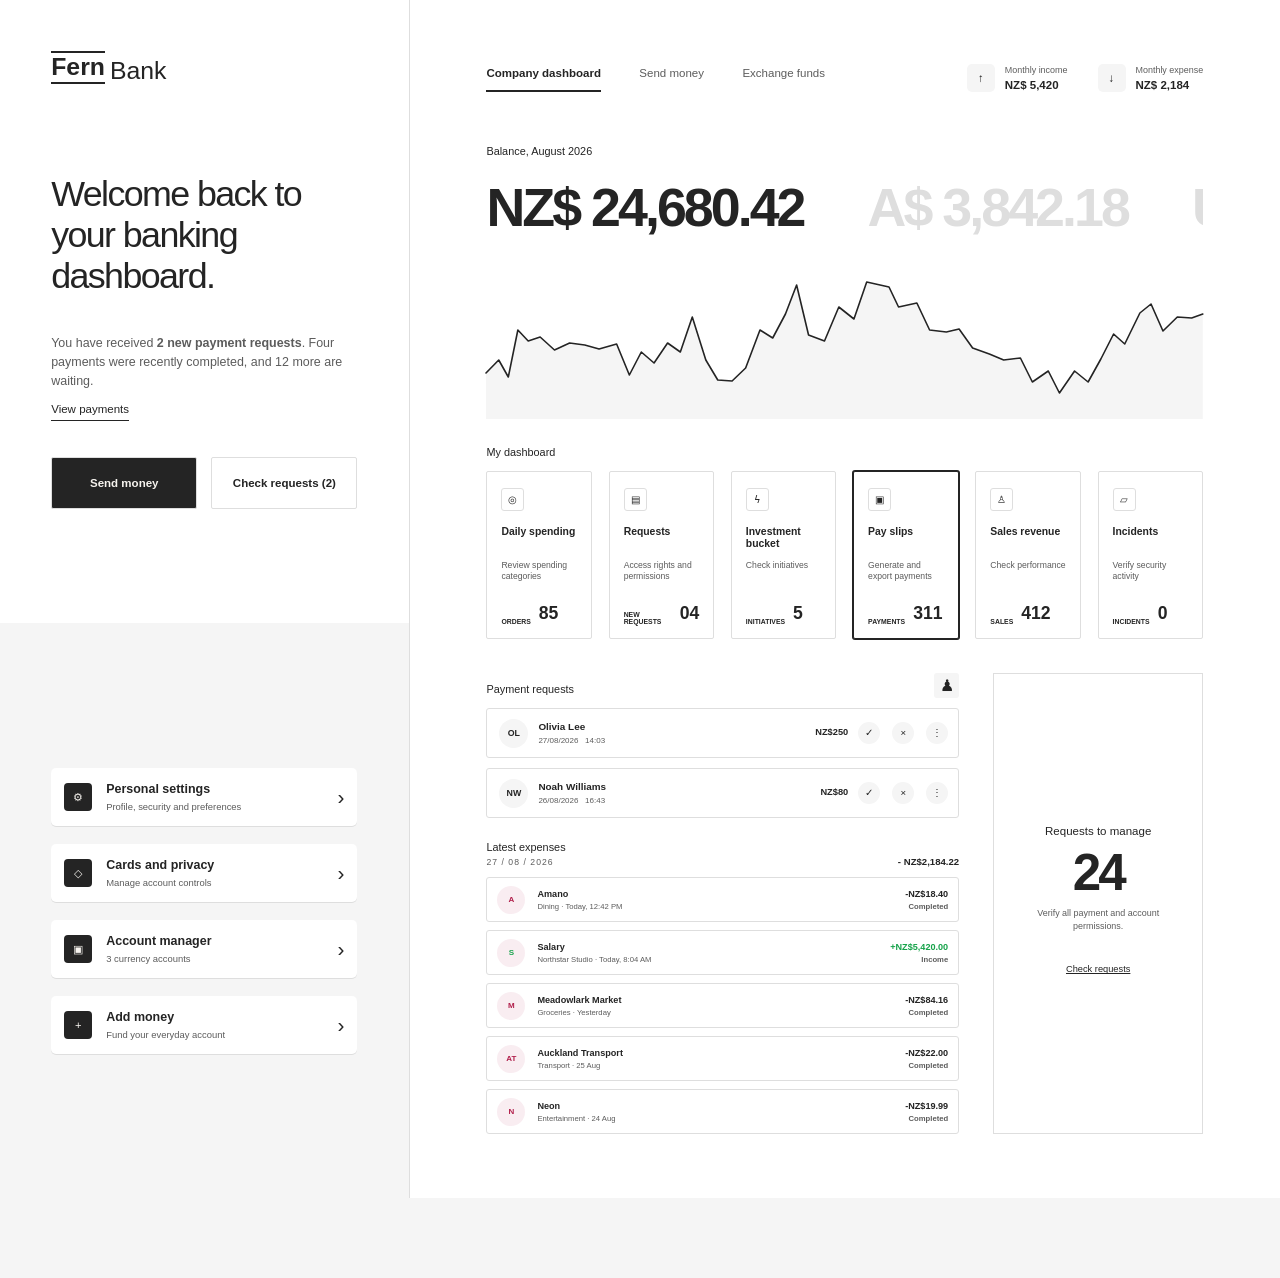
<file: website/index.html>
<!doctype html>
<html lang="en">
<head>
  <meta charset="utf-8">
  <meta name="viewport" content="width=device-width, initial-scale=1">
  <script>
    (() => {
      const param = new URLSearchParams(window.location.search).get("clawpilotTheme");
      const theme = param || (window.matchMedia("(prefers-color-scheme: dark)").matches ? "dark" : "light");
      document.documentElement.setAttribute("data-theme", theme);
    })();
  </script>
  <title>Fern Bank</title>
  <meta name="description" content="Fern Bank personal banking product exercise">
  <link rel="icon" href="data:image/svg+xml,%3Csvg xmlns='http://www.w3.org/2000/svg' viewBox='0 0 64 64'%3E%3Crect width='64' height='64' rx='16' fill='%23b11f4b'/%3E%3Cpath d='M16 49C18 26 30 14 50 11 47 32 36 45 16 49Z' fill='none' stroke='white' stroke-width='5'/%3E%3C/svg%3E">
  <link rel="stylesheet" href="css/styles.css">
  <link rel="stylesheet" href="css/responsive.css">
</head>
<body>
  <div class="app-shell">
    <aside class="sidebar" aria-label="Primary navigation">
      <a class="brand" href="#home" aria-label="Fern Bank home">
        <span class="brand-mark" aria-hidden="true">
          <svg viewBox="0 0 48 48"><path d="M11 38C13 20 23 10 38 8c-2 16-10 26-27 30Z"/><path d="M13 36c7-8 14-14 23-24"/><path d="M19 29h9M24 23v-7"/></svg>
        </span>
        <span>Fern Bank</span>
      </a>
      <nav class="primary-nav">
        <button class="nav-item is-active" data-view="home" type="button"><svg viewBox="0 0 24 24"><path d="M3 11 12 4l9 7v9H3Z"/><path d="M9 20v-6h6v6"/></svg><span>Home</span></button>
        <button class="nav-item" data-view="accounts" type="button"><svg viewBox="0 0 24 24"><rect x="3" y="6" width="18" height="13" rx="2"/><path d="M3 10h18M16 15h2"/></svg><span>Accounts</span></button>
        <button class="nav-item" data-view="payments" type="button"><svg viewBox="0 0 24 24"><path d="M5 12h14M14 7l5 5-5 5"/><path d="M10 5H5a2 2 0 0 0-2 2v10a2 2 0 0 0 2 2h5"/></svg><span>Payments</span></button>
        <button class="nav-item" data-view="cards" type="button"><svg viewBox="0 0 24 24"><rect x="3" y="5" width="18" height="14" rx="3"/><path d="M3 10h18"/></svg><span>Cards</span></button>
        <button class="nav-item" data-view="insights" type="button"><svg viewBox="0 0 24 24"><path d="M4 20V10M10 20V4M16 20v-7M22 20V8"/></svg><span>Insights</span></button>
      </nav>
      <nav class="secondary-nav" aria-label="Secondary navigation">
        <button class="nav-item" data-view="settings" type="button"><svg viewBox="0 0 24 24"><circle cx="12" cy="12" r="3"/><path d="M19 13.5v-3l-2-.6-.7-1.6 1-1.9-2.1-2.1-1.9 1-1.6-.7L10.5 3h-3l-.6 2-1.6.7-1.9-1-2.1 2.1 1 1.9-.7 1.6-2 .6v3l2 .6.7 1.6-1 1.9 2.1 2.1 1.9-1 1.6.7.6 2h3l.6-2 1.6-.7 1.9 1 2.1-2.1-1-1.9.7-1.6Z" transform="translate(2.5 0) scale(.79)"/></svg><span>Settings</span></button>
        <button class="nav-item" id="themeToggle" type="button"><svg viewBox="0 0 24 24"><path d="M20 15.2A8 8 0 0 1 8.8 4 8 8 0 1 0 20 15.2Z"/></svg><span>Appearance</span></button>
      </nav>
    </aside>

    <header class="mobile-header">
      <a class="brand" href="#home"><span class="brand-mark" aria-hidden="true">F</span><span>Fern Bank</span></a>
      <button class="icon-button" id="menuToggle" type="button" aria-label="Open navigation" aria-expanded="false"><svg viewBox="0 0 24 24"><path d="M4 7h16M4 12h16M4 17h16"/></svg></button>
    </header>

    <main class="workspace">
      <header class="topbar">
        <div><p class="eyebrow">PERSONAL BANKING</p><h1 id="pageTitle">Good afternoon, Maya</h1></div>
        <div class="topbar-actions">
          <button class="icon-button notification-button" id="notificationButton" type="button" aria-label="Notifications" aria-expanded="false"><svg viewBox="0 0 24 24"><path d="M18 9a6 6 0 0 0-12 0c0 7-3 7-3 7h18s-3 0-3-7M10 20h4"/></svg><span class="notification-dot" aria-hidden="true"></span></button>
          <button class="profile-button" data-view="settings" type="button" aria-label="Open profile settings"><span class="avatar">MK</span><span class="profile-copy"><strong>Maya King</strong><small>Personal plan</small></span></button>
        </div>
        <div class="notification-panel" id="notificationPanel" hidden>
          <div class="panel-heading"><strong>Notifications</strong><button class="text-button" id="markReadButton" type="button">Mark all read</button></div>
          <article><span class="activity-icon success">+</span><div><strong>Salary received</strong><p>NZ$5,420.00 from Northstar Studio</p></div></article>
          <article><span class="activity-icon">-</span><div><strong>Card payment</strong><p>NZ$18.40 at Amano, Auckland</p></div></article>
        </div>
      </header>

      <section class="view is-active" id="view-home" data-title="Company dashboard">
        <div class="reference-dashboard">
          <aside class="welcome-rail">
            <div class="welcome-top">
              <a class="reference-logo" href="#home" aria-label="Fern Bank dashboard"><span>Fern</span><strong>Bank</strong></a>
              <div class="welcome-copy">
                <h2>Welcome back to your banking dashboard.</h2>
                <p>You have received <strong>2 new payment requests</strong>. Four payments were recently completed, and 12 more are waiting.</p>
                <button class="underlined-button" id="requestButton" type="button">View payments</button>
              </div>
              <div class="welcome-actions">
                <button class="rail-primary" data-view="payments" type="button">Send money</button>
                <button class="rail-secondary" data-toast="Payment requests opened" type="button">Check requests (2)</button>
              </div>
            </div>
            <nav class="rail-menu" aria-label="Account shortcuts">
              <button data-view="settings" type="button"><span class="rail-icon">⚙</span><span><strong>Personal settings</strong><small>Profile, security and preferences</small></span><b>›</b></button>
              <button data-view="cards" type="button"><span class="rail-icon">◇</span><span><strong>Cards and privacy</strong><small>Manage account controls</small></span><b>›</b></button>
              <button data-view="accounts" type="button"><span class="rail-icon">▣</span><span><strong>Account manager</strong><small>3 currency accounts</small></span><b>›</b></button>
              <button id="addMoneyButton" type="button"><span class="rail-icon">+</span><span><strong>Add money</strong><small>Fund your everyday account</small></span><b>›</b></button>
            </nav>
          </aside>

          <section class="company-dashboard">
            <header class="dashboard-tabs">
              <div class="dashboard-links">
                <button class="is-active" type="button">Company dashboard</button>
                <button data-view="payments" type="button">Send money</button>
                <button data-view="accounts" type="button">Exchange funds</button>
              </div>
              <div class="dashboard-metrics">
                <article><span class="metric-arrow">↑</span><small>Monthly income</small><strong>NZ$ 5,420</strong></article>
                <article><span class="metric-arrow">↓</span><small>Monthly expense</small><strong>NZ$ 2,184</strong></article>
              </div>
            </header>

            <section class="balance-analytics">
              <p>Balance, August 2026</p>
              <div class="currency-balances">
                <span class="current-balance" id="balanceValue">NZ$ 24,680.42</span>
                <span>A$ 3,842.18</span>
                <span>US$ 1,520.44</span>
                <button class="bare-icon" id="balanceToggle" type="button" aria-label="Hide balance">◉</button>
              </div>
              <svg class="balance-chart" viewBox="0 0 900 150" preserveAspectRatio="none" aria-label="Balance trend from July to August">
                <path class="chart-fill" d="M0 104 L16 91 L28 108 L40 61 L53 72 L68 68 L86 81 L105 74 L124 76 L142 80 L164 75 L180 106 L195 83 L211 94 L228 74 L244 83 L259 48 L276 91 L291 111 L309 112 L326 99 L344 61 L360 69 L376 45 L390 16 L405 66 L425 72 L443 38 L462 50 L478 13 L506 18 L518 38 L541 34 L557 61 L578 63 L594 60 L611 79 L632 85 L650 91 L671 89 L686 113 L706 102 L720 124 L739 102 L756 113 L772 90 L788 65 L802 75 L821 44 L835 35 L850 62 L868 48 L886 49 L900 45 L900 150 L0 150 Z"/>
                <path class="chart-line" d="M0 104 L16 91 L28 108 L40 61 L53 72 L68 68 L86 81 L105 74 L124 76 L142 80 L164 75 L180 106 L195 83 L211 94 L228 74 L244 83 L259 48 L276 91 L291 111 L309 112 L326 99 L344 61 L360 69 L376 45 L390 16 L405 66 L425 72 L443 38 L462 50 L478 13 L506 18 L518 38 L541 34 L557 61 L578 63 L594 60 L611 79 L632 85 L650 91 L671 89 L686 113 L706 102 L720 124 L739 102 L756 113 L772 90 L788 65 L802 75 L821 44 L835 35 L850 62 L868 48 L886 49 L900 45"/>
              </svg>
            </section>

            <section class="dashboard-modules">
              <p class="dashboard-label">My dashboard</p>
              <div class="module-grid">
                <button data-view="accounts" type="button"><span class="module-icon">◎</span><strong>Daily spending</strong><small>Review spending categories</small><span class="module-total"><small>ORDERS</small><b>85</b></span></button>
                <button data-toast="Payment requests opened" type="button"><span class="module-icon">▤</span><strong>Requests</strong><small>Access rights and permissions</small><span class="module-total"><small>NEW REQUESTS</small><b>04</b></span></button>
                <button data-view="insights" type="button"><span class="module-icon">ϟ</span><strong>Investment bucket</strong><small>Check initiatives</small><span class="module-total"><small>INITIATIVES</small><b>5</b></span></button>
                <button class="is-selected" data-view="payments" type="button"><span class="module-icon">▣</span><strong>Pay slips</strong><small>Generate and export payments</small><span class="module-total"><small>PAYMENTS</small><b>311</b></span></button>
                <button data-view="insights" type="button"><span class="module-icon">♙</span><strong>Sales revenue</strong><small>Check performance</small><span class="module-total"><small>SALES</small><b>412</b></span></button>
                <button data-view="settings" type="button"><span class="module-icon">▱</span><strong>Incidents</strong><small>Verify security activity</small><span class="module-total"><small>INCIDENTS</small><b>0</b></span></button>
              </div>
            </section>

            <div class="operations-grid">
              <div>
                <section class="employee-requests">
                  <div class="ops-heading"><p>Payment requests</p><button class="small-square" type="button" aria-label="Request notifications">♟</button></div>
                  <article><span class="avatar-photo">OL</span><span><strong>Olivia Lee</strong><small>27/08/2026 &nbsp; 14:03</small></span><b>NZ$250</b><button data-toast="Request approved" type="button">✓</button><button data-toast="Request declined" type="button">×</button><button type="button" aria-label="More actions">⋮</button></article>
                  <article><span class="avatar-photo">NW</span><span><strong>Noah Williams</strong><small>26/08/2026 &nbsp; 16:43</small></span><b>NZ$80</b><button data-toast="Request approved" type="button">✓</button><button data-toast="Request declined" type="button">×</button><button type="button" aria-label="More actions">⋮</button></article>
                </section>
                <section class="latest-expenses">
                  <div class="ops-heading"><span><p>Latest expenses</p><small>27 / 08 / 2026</small></span><strong>- NZ$2,184.22</strong></div>
                  <div class="transaction-list compact-transactions" id="recentTransactions"></div>
                </section>
              </div>
              <aside class="request-summary">
                <span>Requests to manage</span>
                <strong>24</strong>
                <p>Verify all payment and account permissions.</p>
                <button data-toast="All payment requests opened" type="button">Check requests</button>
              </aside>
            </div>
          </section>
        </div>
      </section>

      <section class="view" id="view-accounts" data-title="Accounts">
        <div class="page-intro"><div><p class="eyebrow">YOUR MONEY</p><h2>Accounts</h2><p>Hold, exchange and organise money across currencies.</p></div><button class="primary-button" id="newAccountButton" type="button">+ New account</button></div>
        <div class="account-grid" id="accountGrid"></div>
        <section class="surface exchange-panel">
          <div><p class="eyebrow">CURRENCY EXCHANGE</p><h2>Move money globally</h2><p>Preview a conversion using Fern Bank's sample exercise rate.</p></div>
          <form class="exchange-form" id="exchangeForm">
            <label>You sell<span class="money-input"><input id="sellAmount" inputmode="decimal" value="1000" aria-label="Amount to sell"><select id="sellCurrency" aria-label="Sell currency"><option>NZD</option><option>AUD</option><option>USD</option></select></span></label>
            <button class="swap-button" id="swapCurrencies" type="button" aria-label="Swap currencies">⇅</button>
            <label>You receive<span class="money-input"><output id="receiveAmount">923.00</output><select id="receiveCurrency" aria-label="Receive currency"><option>AUD</option><option>NZD</option><option>USD</option></select></span></label>
            <button class="primary-button" type="submit">Review exchange</button>
          </form>
        </section>
      </section>

      <section class="view" id="view-payments" data-title="Send money">
        <div class="page-intro"><div><p class="eyebrow">PAYMENTS</p><h2>Send money</h2><p>Fast local and international transfers from one place.</p></div></div>
        <div class="payment-layout">
          <form class="surface transfer-form" id="transferForm" novalidate>
            <div class="step-indicator"><span class="is-current">1</span><i></i><span>2</span><i></i><span>3</span></div>
            <div class="form-heading"><h3>Transfer details</h3><p>Choose who to pay and how much to send.</p></div>
            <label>Recipient<div class="recipient-input"><span class="avatar small">OL</span><input id="recipient" autocomplete="off" value="Olivia Lee" required><button class="bare-icon" type="button" aria-label="Clear recipient" id="clearRecipient">×</button></div></label>
            <div class="recipient-chips" aria-label="Recent recipients">
              <button type="button" data-recipient="Noah Williams">NW</button><button type="button" data-recipient="Aroha Rangi">AR</button><button type="button" data-recipient="Theo Martin">TM</button><button type="button" data-recipient="Luca Chen">LC</button>
            </div>
            <label>Amount<span class="money-input large"><span>NZ$</span><input id="transferAmount" inputmode="decimal" placeholder="0.00" required><select id="transferCurrency" aria-label="Transfer currency"><option>NZD</option><option>AUD</option><option>USD</option></select></span></label>
            <label>Reference <small>Optional</small><input id="transferReference" maxlength="30" placeholder="What's this for?"></label>
            <div class="transfer-summary"><p><span>Transfer fee</span><strong>Free</strong></p><p><span>Estimated arrival</span><strong>Today</strong></p></div>
            <p class="form-error" id="transferError" role="alert"></p>
            <button class="primary-button wide" type="submit">Review transfer <span>→</span></button>
          </form>
          <aside class="surface safety-card"><span class="safety-icon">⌁</span><h3>Pause before you pay</h3><p>Fern will never ask you to move money to a “safe account” or share a one-time code.</p><button class="text-button" type="button" data-toast="Fraud safety guidance opened">Read fraud guidance →</button></aside>
        </div>
      </section>

      <section class="view" id="view-cards" data-title="Cards">
        <div class="page-intro"><div><p class="eyebrow">CARD CONTROLS</p><h2>Your cards</h2><p>Manage spending, security and digital wallets.</p></div><button class="primary-button" id="addCardButton" type="button">+ Add card</button></div>
        <div class="cards-layout">
          <article class="bank-card">
            <div class="bank-card-top"><span class="fern-symbol">⌁</span><span>Fern</span><span class="contactless">)))</span></div>
            <p class="card-number">•••• &nbsp;•••• &nbsp;•••• &nbsp;4821</p>
            <div class="bank-card-bottom"><span><small>MAYA KING</small><strong>Debit</strong></span><span class="card-orbits">◯◯</span></div>
            <div class="frozen-overlay" hidden><strong>Card frozen</strong></div>
          </article>
          <section class="surface card-controls">
            <div class="section-heading"><div><p class="eyebrow">PHYSICAL CARD</p><h2>Everyday card</h2></div><span class="status-badge" id="cardStatus">Active</span></div>
            <div class="control-grid">
              <button type="button" id="freezeCard"><span class="control-icon">*</span><strong>Freeze</strong><small>Temporarily lock</small></button>
              <button type="button" data-toast="PIN securely revealed for this demo"><span class="control-icon">•••</span><strong>View PIN</strong><small>Secure reveal</small></button>
              <button type="button" data-toast="Card details opened"><span class="control-icon">123</span><strong>Details</strong><small>Number and CVV</small></button>
              <button type="button" data-toast="Card spending limits opened"><span class="control-icon">≋</span><strong>Limits</strong><small>NZ$5,000 daily</small></button>
            </div>
            <div class="settings-list">
              <label><span><strong>Online transactions</strong><small>Allow card-not-present payments</small></span><input class="switch" type="checkbox" checked></label>
              <label><span><strong>Contactless payments</strong><small>Tap to pay in stores</small></span><input class="switch" type="checkbox" checked></label>
              <label><span><strong>Cash withdrawals</strong><small>Use this card at ATMs</small></span><input class="switch" type="checkbox" checked></label>
            </div>
          </section>
        </div>
      </section>

      <section class="view" id="view-insights" data-title="Insights">
        <div class="page-intro"><div><p class="eyebrow">MONEY INSIGHTS</p><h2>Understand your spending</h2><p>A clear view of where your money went this month.</p></div><select class="compact-select" aria-label="Insight period"><option>August 2026</option><option>July 2026</option><option>June 2026</option></select></div>
        <div class="metric-grid">
          <article class="surface metric"><p>SPENT</p><strong>NZ$2,184.22</strong><span class="positive-copy">DOWN 12% vs July</span></article>
          <article class="surface metric"><p>INCOME</p><strong>NZ$5,420.00</strong><span>1 payment</span></article>
          <article class="surface metric"><p>SAVED</p><strong>NZ$1,248.60</strong><span class="positive-copy">23% of income</span></article>
        </div>
        <div class="content-grid insights-grid">
          <section class="surface chart-card"><div class="section-heading"><div><p class="eyebrow">DAILY SPENDING</p><h2>August activity</h2></div></div><div class="bar-chart" aria-label="Daily spending chart"><i style="--height:38"><span>1</span></i><i style="--height:58"><span>5</span></i><i style="--height:32"><span>9</span></i><i style="--height:82"><span>13</span></i><i style="--height:49"><span>17</span></i><i style="--height:68"><span>21</span></i><i style="--height:43"><span>25</span></i><i class="today" style="--height:76"><span>27</span></i><i style="--height:0"><span>31</span></i></div></section>
          <section class="surface category-card"><div class="section-heading"><div><p class="eyebrow">CATEGORIES</p><h2>Top spending</h2></div></div><div class="category-list"><p><span><i class="category-dot"></i>Shopping</span><strong>36% <small>NZ$784</small></strong></p><p><span><i class="category-dot soft"></i>Food &amp; drink</span><strong>28% <small>NZ$612</small></strong></p><p><span><i class="category-dot muted"></i>Transport</span><strong>20% <small>NZ$438</small></strong></p><p><span><i class="category-dot pale"></i>Bills</span><strong>16% <small>NZ$350</small></strong></p></div></section>
        </div>
      </section>

      <section class="view" id="view-settings" data-title="Settings">
        <div class="page-intro"><div><p class="eyebrow">YOUR FERN</p><h2>Settings</h2><p>Manage your profile, security and preferences.</p></div></div>
        <div class="settings-layout">
          <nav class="settings-tabs" aria-label="Settings sections"><button class="is-active" type="button" data-settings-tab="profile">Profile</button><button type="button" data-settings-tab="security">Security</button><button type="button" data-settings-tab="notifications">Notifications</button></nav>
          <div class="settings-panels">
            <section class="surface settings-panel is-active" id="settings-profile">
              <div class="settings-heading"><div><h3>Personal details</h3><p>Keep your identity information up to date.</p></div><span class="avatar large">MK</span></div>
              <form id="profileForm"><div class="form-row"><label>First name<input value="Maya"></label><label>Last name<input value="King"></label></div><label>Email address<input type="email" value="maya.king@example.com"></label><label>Phone number<input value="+64 21 555 0182"></label><button class="primary-button" type="submit">Save changes</button></form>
            </section>
            <section class="surface settings-panel" id="settings-security"><div class="settings-heading"><div><h3>Security</h3><p>Control how you access and protect your account.</p></div></div><div class="settings-list roomy"><label><span><strong>Biometric approval</strong><small>Confirm payments with Face ID</small></span><input class="switch" type="checkbox" checked></label><label><span><strong>New device alerts</strong><small>Notify me about new sign-ins</small></span><input class="switch" type="checkbox" checked></label><button class="list-button" type="button" data-toast="Passcode workflow opened"><span><strong>Change passcode</strong><small>Last changed 3 months ago</small></span><span>→</span></button></div></section>
            <section class="surface settings-panel" id="settings-notifications"><div class="settings-heading"><div><h3>Notifications</h3><p>Choose the updates you want to receive.</p></div></div><div class="settings-list roomy"><label><span><strong>Card transactions</strong><small>Every completed or declined payment</small></span><input class="switch" type="checkbox" checked></label><label><span><strong>Money received</strong><small>Incoming transfers and salary</small></span><input class="switch" type="checkbox" checked></label><label><span><strong>Product updates</strong><small>New Fern features and offers</small></span><input class="switch" type="checkbox"></label></div></section>
          </div>
        </div>
      </section>
    </main>
  </div>

  <div class="sheet-backdrop" id="sheetBackdrop" hidden></div>
  <section class="review-sheet" id="reviewSheet" aria-labelledby="reviewTitle" aria-modal="true" role="dialog" hidden>
    <div class="sheet-handle"></div>
    <div class="panel-heading"><div><p class="eyebrow">CONFIRM DETAILS</p><h2 id="reviewTitle">Review transfer</h2></div><button class="icon-button" id="closeSheet" type="button" aria-label="Close">×</button></div>
    <div class="review-recipient"><span class="avatar">OL</span><div><small>SENDING TO</small><strong id="reviewRecipient">Olivia Lee</strong></div></div>
    <strong class="review-amount" id="reviewAmount">NZD 0.00</strong>
    <div class="review-lines"><p><span>From</span><strong>Everyday NZD</strong></p><p><span>Fee</span><strong>Free</strong></p><p><span>Arrival</span><strong>Today</strong></p><p><span>Reference</span><strong id="reviewReference">Not provided</strong></p></div>
    <button class="primary-button wide" id="confirmTransfer" type="button">Confirm transfer</button>
  </section>
  <div class="toast-region" id="toastRegion" aria-live="polite" aria-atomic="true"></div>
  <script src="js/main.js"></script>
</body>
</html>
</file>
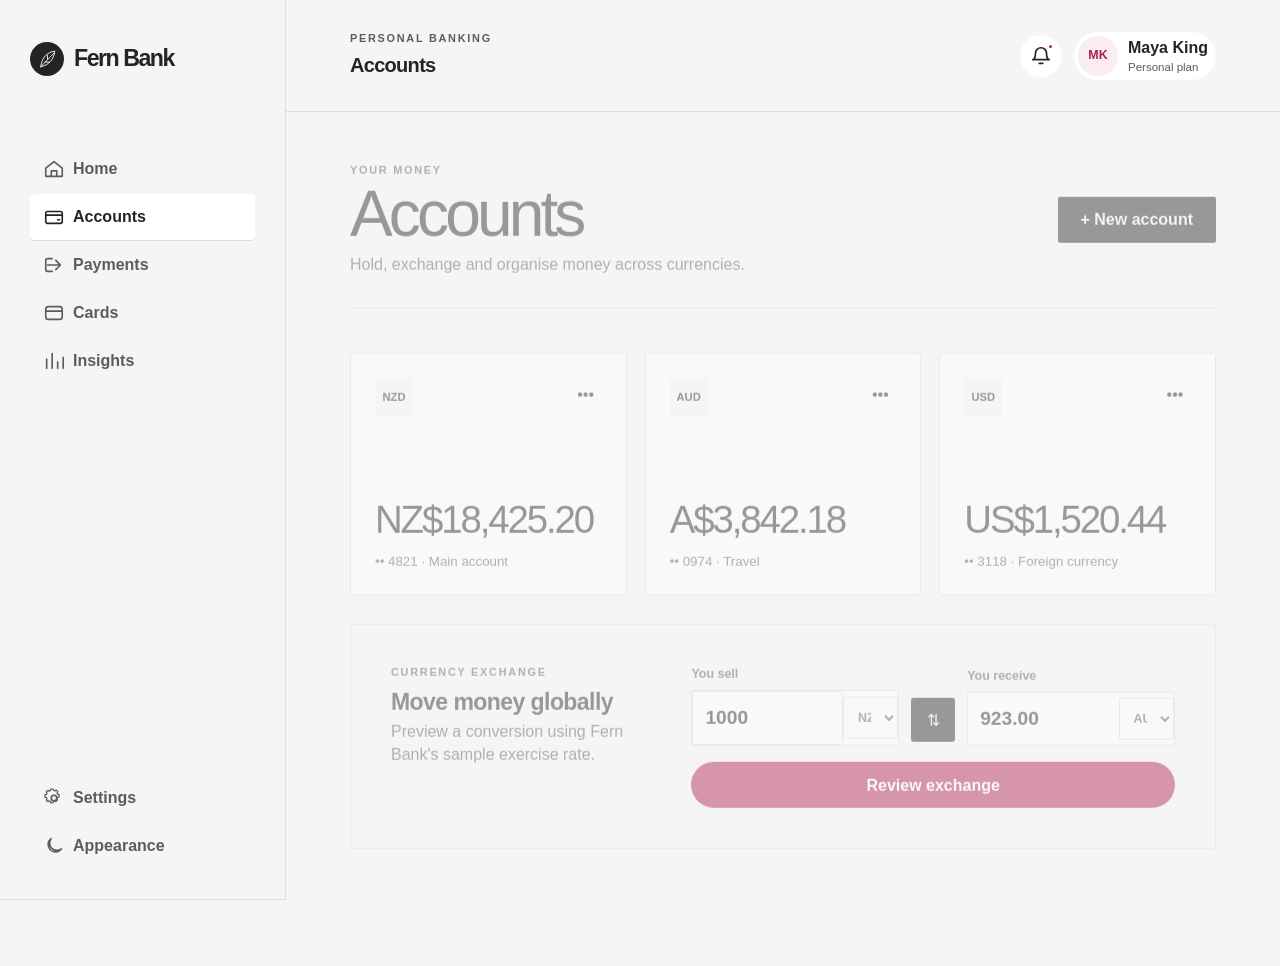
<file: website/accounts.html>
<!doctype html>
<html lang="en">
<head><meta charset="utf-8"><meta http-equiv="refresh" content="0; url=index.html#accounts"><title>Accounts · Fern Bank</title></head>
<body><p><a href="index.html#accounts">Open Fern Bank accounts</a></p></body>
</html>
</file>
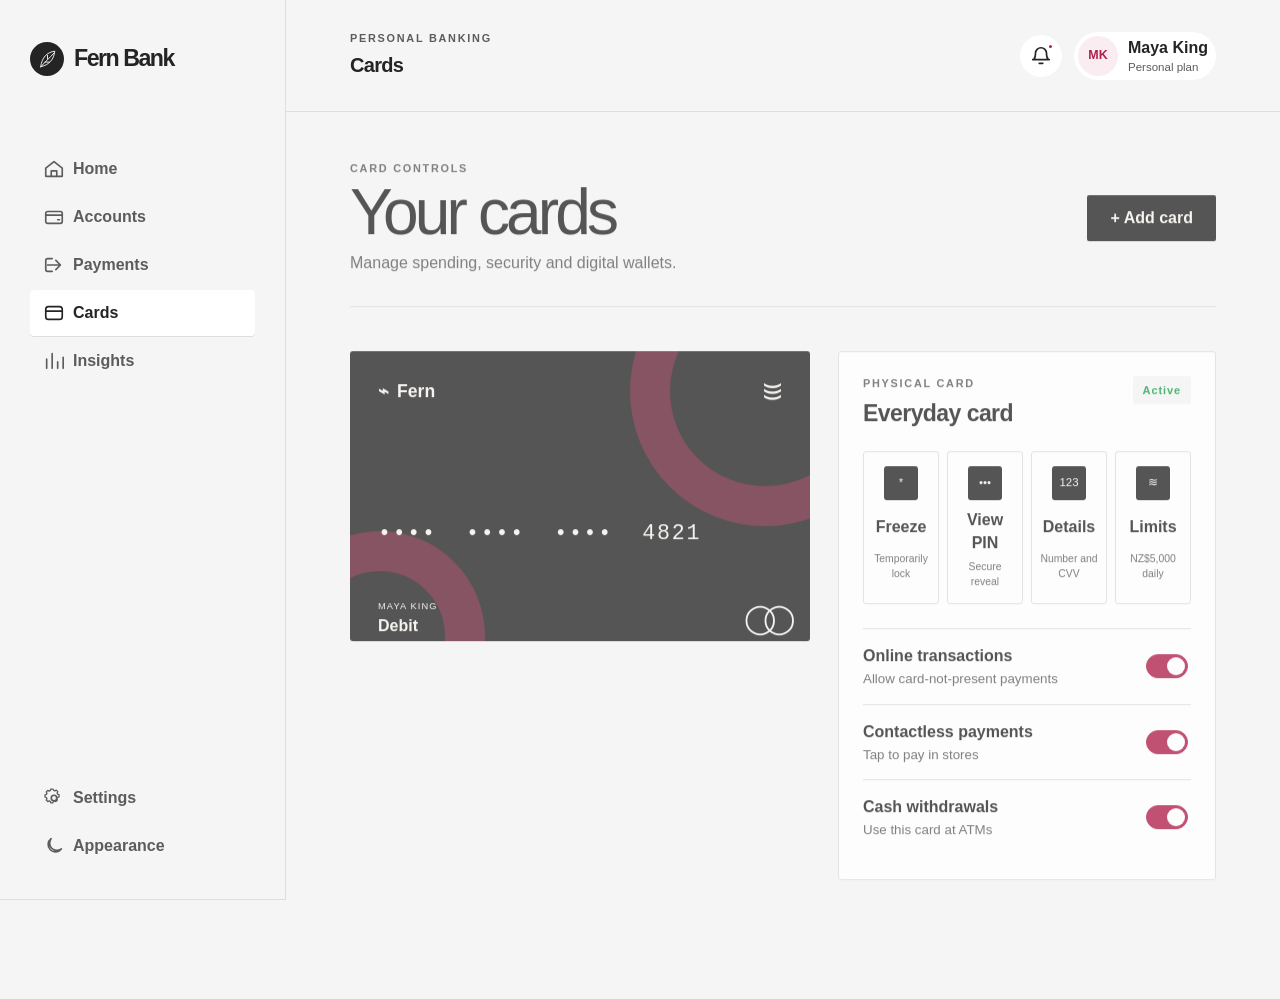
<file: website/cards.html>
<!doctype html>
<html lang="en">
<head><meta charset="utf-8"><meta http-equiv="refresh" content="0; url=index.html#cards"><title>Cards · Fern Bank</title></head>
<body><p><a href="index.html#cards">Open Fern Bank cards</a></p></body>
</html>
</file>
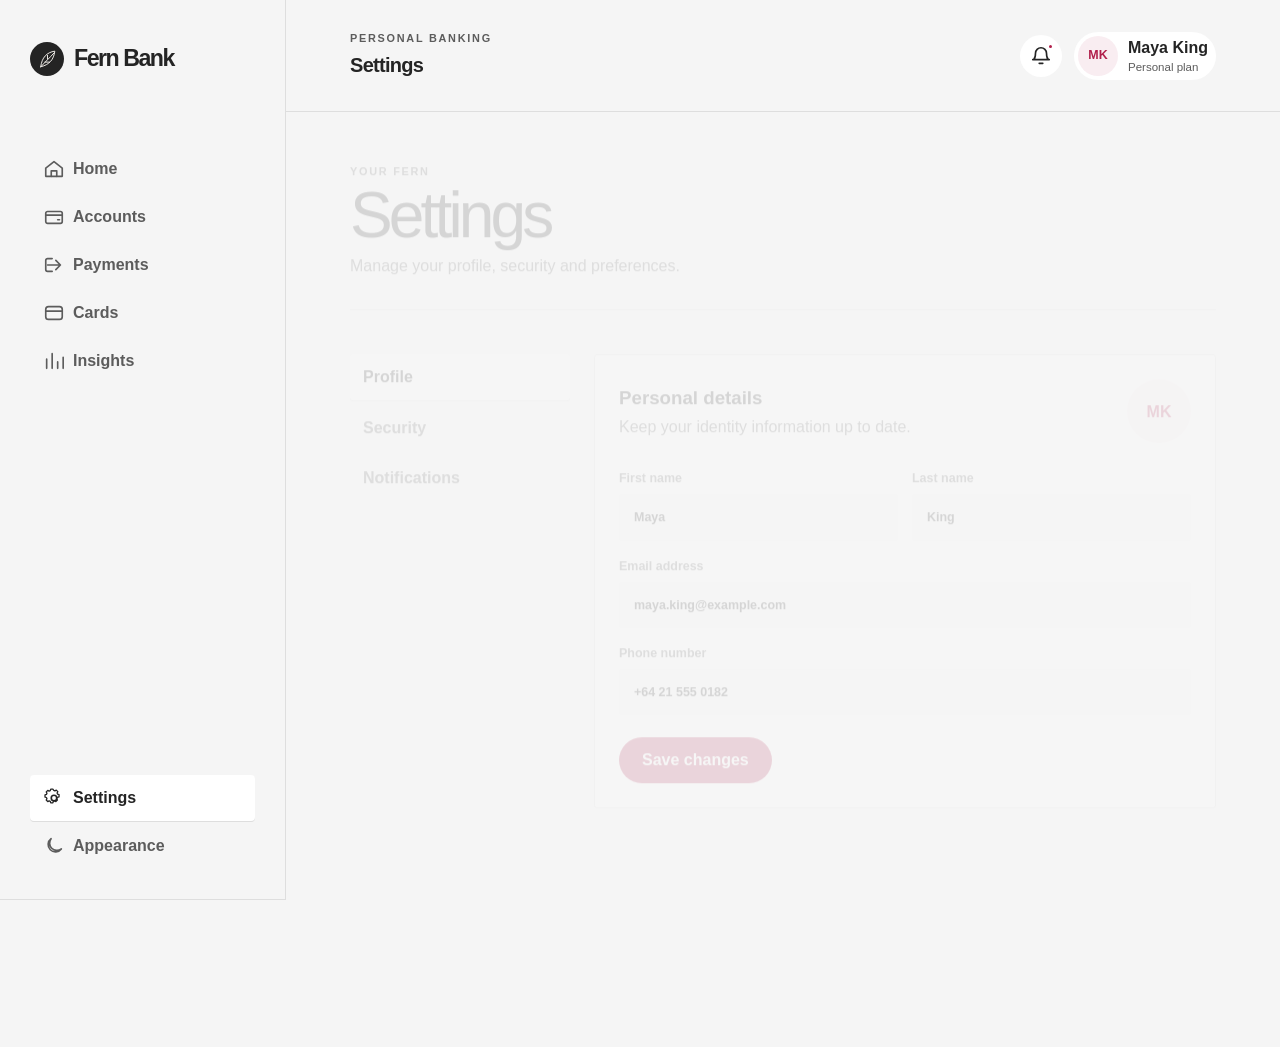
<file: website/settings.html>
<!doctype html>
<html lang="en">
<head><meta charset="utf-8"><meta http-equiv="refresh" content="0; url=index.html#settings"><title>Settings · Fern Bank</title></head>
<body><p><a href="index.html#settings">Open Fern Bank settings</a></p></body>
</html>
</file>
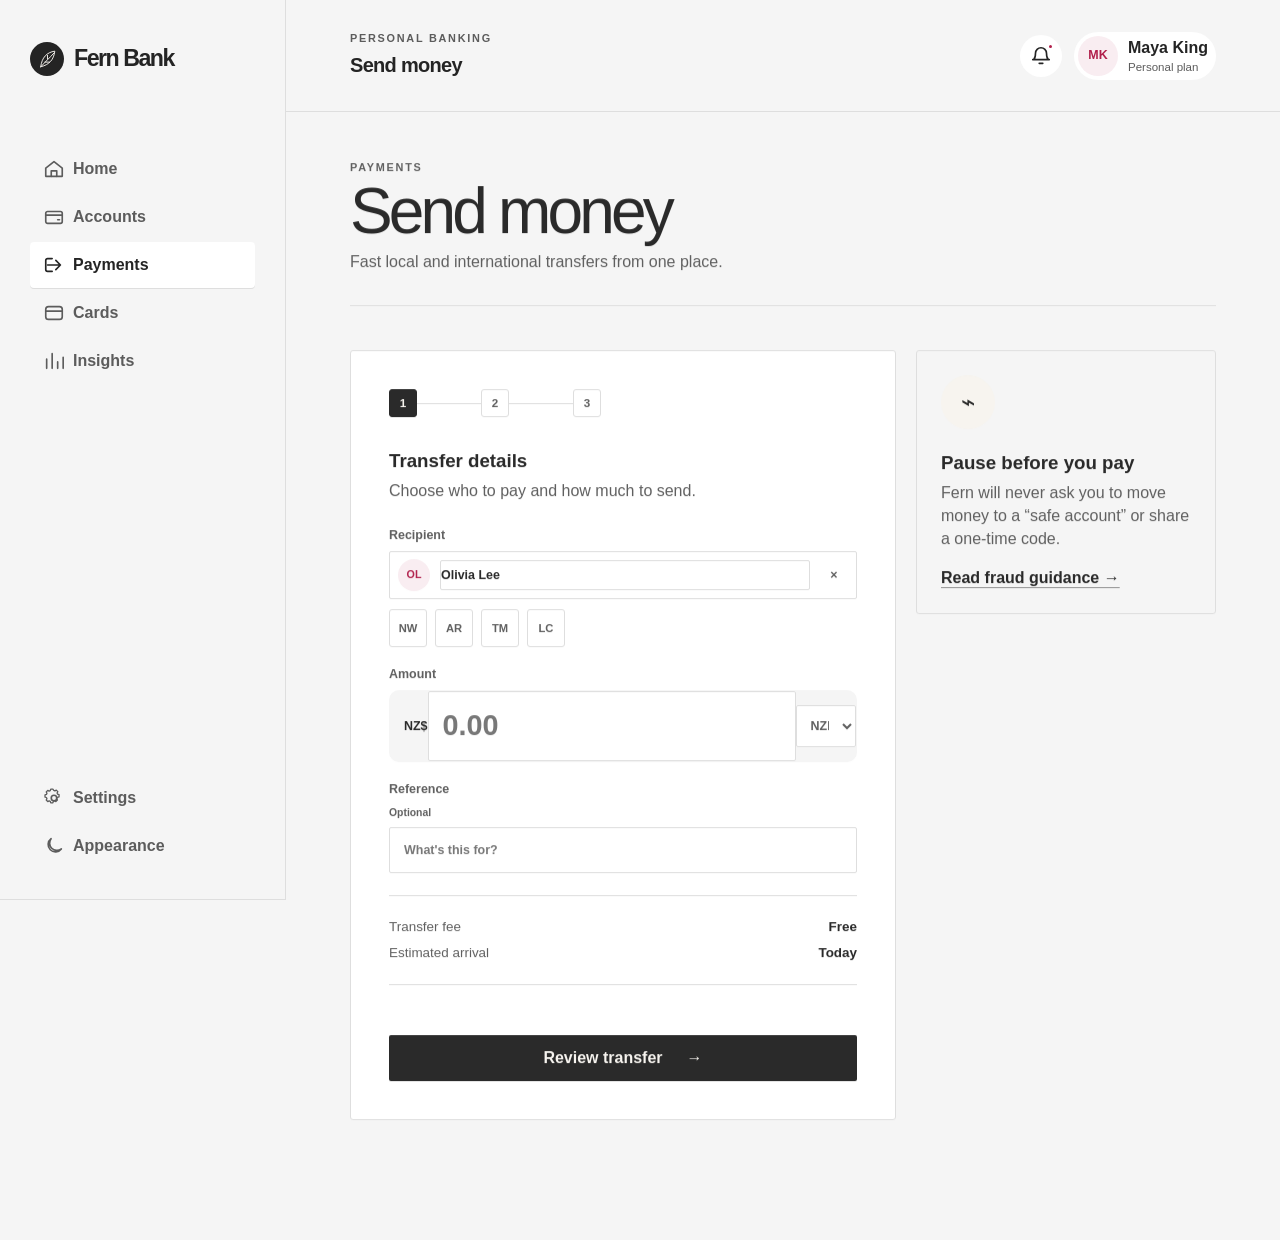
<file: website/transfer.html>
<!doctype html>
<html lang="en">
<head><meta charset="utf-8"><meta http-equiv="refresh" content="0; url=index.html#payments"><title>Payments · Fern Bank</title></head>
<body><p><a href="index.html#payments">Open Fern Bank payments</a></p></body>
</html>
</file>
<file: website/css/styles.css>
:root {
  color-scheme: light;
  --cp-bg: #f7f4ef;
  --cp-bg-elevated: #fcfbf8;
  --cp-surface: #ffffff;
  --cp-surface-soft: #f5f5f5;
  --cp-border: #dedede;
  --cp-border-strong: #919191;
  --cp-text: #242424;
  --cp-text-muted: #5c5c5c;
  --cp-text-soft: #6f6f6f;
  --cp-accent: #b11f4b;
  --cp-accent-hover: #9a1a41;
  --cp-accent-soft: rgba(177, 31, 75, 0.08);
  --cp-accent-fg: #ffffff;
  --cp-success: #16a34a;
  --cp-danger: #dc2626;
  --cp-warning: #f59e0b;
  --cp-link: #0078d4;
  --cp-shadow: 0 18px 48px rgba(0, 0, 0, 0.12);
  --cp-overlay: rgba(255, 255, 255, 0.8);
  --cp-panel: rgba(255, 255, 255, 0.86);
  --cp-panel-strong: rgba(255, 255, 255, 0.96);
  --cp-sheen: rgba(255, 255, 255, 0.55);
  --cp-highlight: rgba(177, 31, 75, 0.12);
}
html[data-theme="dark"] {
  color-scheme: dark;
  --cp-bg: #3d3b3a;
  --cp-bg-elevated: #343231;
  --cp-surface: #292929;
  --cp-surface-soft: #2e2e2e;
  --cp-border: #474747;
  --cp-border-strong: #5f5f5f;
  --cp-text: #dedede;
  --cp-text-muted: #919191;
  --cp-text-soft: #b0b0b0;
  --cp-accent: #fd8ea1;
  --cp-accent-hover: #fb7b91;
  --cp-accent-soft: rgba(253, 142, 161, 0.14);
  --cp-accent-fg: #1a1a1a;
  --cp-success: #4ade80;
  --cp-danger: #f87171;
  --cp-warning: #fbbf24;
  --cp-link: #4da6ff;
  --cp-shadow: 0 18px 48px rgba(0, 0, 0, 0.32);
  --cp-overlay: rgba(41, 41, 41, 0.88);
  --cp-panel: rgba(41, 41, 41, 0.72);
  --cp-panel-strong: rgba(41, 41, 41, 0.96);
  --cp-sheen: rgba(255, 255, 255, 0.04);
  --cp-highlight: rgba(253, 142, 161, 0.12);
}

* { box-sizing: border-box; }
html { scroll-behavior: smooth; }
body { margin: 0; min-width: 320px; background: var(--cp-bg); color: var(--cp-text); font-family: "Segoe UI", Aptos, Calibri, -apple-system, BlinkMacSystemFont, sans-serif; line-height: 1.45; }
button, input, select { font: inherit; }
button { color: inherit; }
button, a, input, select { -webkit-tap-highlight-color: transparent; }
button:focus-visible, a:focus-visible, input:focus-visible, select:focus-visible { outline: 3px solid var(--cp-highlight); outline-offset: 2px; }
svg { width: 22px; height: 22px; fill: none; stroke: currentColor; stroke-width: 1.8; stroke-linecap: round; stroke-linejoin: round; }
h1, h2, h3, p { margin-top: 0; }
h1 { margin-bottom: 0; font-size: clamp(1.45rem, 2vw, 2rem); letter-spacing: -0.03em; }
h2 { margin-bottom: 0; font-size: clamp(1.25rem, 1.8vw, 1.65rem); letter-spacing: -0.025em; }
h3 { margin-bottom: 4px; }
small { color: var(--cp-text-muted); }

.app-shell { display: grid; grid-template-columns: 240px minmax(0, 1fr); min-height: 100vh; }
.sidebar { position: fixed; inset: 0 auto 0 0; z-index: 30; display: flex; width: 240px; flex-direction: column; padding: 32px 20px 24px; border-right: 1px solid var(--cp-border); background: var(--cp-bg-elevated); }
.brand { display: inline-flex; align-items: center; gap: 10px; color: var(--cp-text); font-size: 1.35rem; font-weight: 750; letter-spacing: -0.04em; text-decoration: none; }
.brand-mark { display: grid; width: 36px; height: 36px; place-items: center; border-radius: 10px; background: var(--cp-accent); color: var(--cp-accent-fg); font-size: .9rem; }
.brand-mark svg { width: 28px; height: 28px; stroke: var(--cp-accent-fg); }
.primary-nav { display: grid; gap: 6px; margin-top: 52px; }
.secondary-nav { display: grid; gap: 6px; margin-top: auto; }
.nav-item { display: flex; width: 100%; align-items: center; gap: 14px; padding: 11px 13px; border: 0; border-radius: .625rem; background: transparent; color: var(--cp-text-muted); cursor: pointer; font-weight: 600; text-align: left; }
.nav-item:hover { background: var(--cp-surface-soft); color: var(--cp-text); }
.nav-item.is-active { background: var(--cp-accent-soft); color: var(--cp-accent); }
.workspace { grid-column: 2; width: 100%; max-width: 1500px; min-width: 0; margin: 0 auto; padding: 28px 44px 64px; }
.mobile-header { display: none; }
.topbar { position: relative; display: flex; align-items: center; justify-content: space-between; min-height: 64px; margin-bottom: 40px; }
.eyebrow, .label { margin-bottom: 5px; color: var(--cp-text-muted); font-size: .68rem; font-weight: 750; letter-spacing: .16em; }
.topbar-actions { display: flex; align-items: center; gap: 12px; }
.icon-button, .bare-icon { display: inline-grid; place-items: center; border: 1px solid var(--cp-border); background: var(--cp-surface); cursor: pointer; }
.icon-button { width: 42px; height: 42px; border-radius: .625rem; }
.bare-icon { width: 32px; height: 32px; border: 0; background: transparent; }
.profile-button { display: flex; align-items: center; gap: 10px; padding: 4px 8px 4px 4px; border: 0; background: transparent; cursor: pointer; text-align: left; }
.avatar { display: inline-grid; width: 40px; height: 40px; flex: 0 0 auto; place-items: center; border-radius: 50%; background: var(--cp-accent-soft); color: var(--cp-accent); font-size: .78rem; font-weight: 800; }
.avatar.small { width: 32px; height: 32px; font-size: .67rem; }
.avatar.large { width: 64px; height: 64px; font-size: 1rem; }
.profile-copy { display: grid; }
.profile-copy small { font-size: .72rem; }
.notification-button { position: relative; }
.notification-dot { position: absolute; top: 8px; right: 8px; width: 7px; height: 7px; border: 2px solid var(--cp-surface); border-radius: 50%; background: var(--cp-accent); }
.notification-panel { position: absolute; top: 58px; right: 0; z-index: 20; width: min(360px, calc(100vw - 32px)); padding: 16px; border: 1px solid var(--cp-border); border-radius: 16px; background: var(--cp-panel-strong); box-shadow: var(--cp-shadow); }
.notification-panel article { display: flex; gap: 12px; padding: 14px 0; border-top: 1px solid var(--cp-border); }
.notification-panel article p { margin: 2px 0 0; color: var(--cp-text-muted); font-size: .82rem; }
.panel-heading, .section-heading { display: flex; align-items: flex-start; justify-content: space-between; gap: 16px; }
.view { display: none; animation: reveal .25s ease; }
.view.is-active { display: block; }
@keyframes reveal { from { opacity: 0; transform: translateY(5px); } to { opacity: 1; transform: none; } }

.hero-grid { display: grid; grid-template-columns: minmax(0, 1.5fr) minmax(300px, .8fr); gap: 20px; }
.balance-card, .spotlight-card, .surface { border: 1px solid var(--cp-border); border-radius: 16px; background: var(--cp-surface); }
.balance-card { min-height: 300px; padding: clamp(24px, 4vw, 40px); }
.card-topline { display: flex; align-items: flex-start; justify-content: space-between; gap: 16px; }
.balance-line { display: flex; align-items: center; gap: 10px; font-size: clamp(2.35rem, 5vw, 4.5rem); font-weight: 720; letter-spacing: -.06em; }
.balance-line .bare-icon svg { width: 20px; height: 20px; color: var(--cp-text-muted); }
.plan-pill, .status-badge, .trend-pill { display: inline-flex; align-items: center; border-radius: 999px; font-size: .69rem; font-weight: 750; letter-spacing: .08em; }
.plan-pill { padding: 7px 10px; background: var(--cp-accent-soft); color: var(--cp-accent); }
.balance-trend { display: flex; align-items: center; gap: 8px; margin: 14px 0 42px; color: var(--cp-text-muted); font-size: .84rem; }
.trend-pill { padding: 4px 7px; background: var(--cp-surface-soft); color: var(--cp-success); }
.hero-actions { display: flex; gap: 10px; }
.primary-button, .secondary-button { display: inline-flex; min-height: 44px; align-items: center; justify-content: center; gap: 24px; padding: 10px 18px; border: 1px solid transparent; border-radius: .625rem; cursor: pointer; font-weight: 700; }
.primary-button { background: var(--cp-accent); color: var(--cp-accent-fg); }
.primary-button:hover { background: var(--cp-accent-hover); }
.secondary-button { border-color: var(--cp-border); background: var(--cp-surface); color: var(--cp-text); }
.secondary-button:hover { background: var(--cp-surface-soft); }
.wide { width: 100%; }
.spotlight-card { display: grid; grid-template-columns: 1fr auto; gap: 20px; min-height: 300px; padding: 28px; background: var(--cp-accent-soft); }
.spotlight-copy p:last-child { max-width: 240px; margin: 10px 0 0; color: var(--cp-text-muted); }
.goal-ring { display: grid; width: 108px; height: 108px; place-items: center; align-self: center; border: 12px solid var(--cp-border); border-top-color: var(--cp-accent); border-right-color: var(--cp-accent); border-radius: 50%; transform: rotate(15deg); }
.goal-ring span { font-size: 1.4rem; font-weight: 800; transform: rotate(-15deg); }
.goal-ring small { font-size: .65rem; }
.goal-footer { grid-column: 1 / -1; display: flex; align-self: end; justify-content: space-between; gap: 12px; padding-top: 16px; border-top: 1px solid var(--cp-border); color: var(--cp-text-muted); font-size: .82rem; }
.text-button { padding: 0; border: 0; background: transparent; color: var(--cp-accent); cursor: pointer; font-weight: 700; }
.quick-section { margin: 42px 0; }
.section-heading { margin-bottom: 20px; }
.quick-grid { display: grid; grid-template-columns: repeat(4, 1fr); gap: 12px; }
.quick-action { display: flex; align-items: center; gap: 14px; min-height: 86px; padding: 16px; border: 1px solid var(--cp-border); border-radius: 16px; background: var(--cp-surface); cursor: pointer; text-align: left; }
.quick-action:hover { border-color: var(--cp-border-strong); transform: translateY(-2px); }
.quick-action > span:last-child { display: grid; }
.quick-action small { margin-top: 2px; }
.quick-icon, .activity-icon, .control-icon { display: inline-grid; place-items: center; background: var(--cp-accent-soft); color: var(--cp-accent); }
.quick-icon { width: 42px; height: 42px; flex: 0 0 auto; border-radius: 12px; font-size: 1.15rem; }
.content-grid { display: grid; grid-template-columns: minmax(0, 1.45fr) minmax(290px, .7fr); gap: 20px; }
.surface { padding: 24px; }
.transaction-list { display: grid; }
.transaction-row { display: flex; align-items: center; justify-content: space-between; gap: 16px; padding: 15px 0; border-top: 1px solid var(--cp-border); }
.transaction-main { display: flex; min-width: 0; align-items: center; gap: 12px; }
.transaction-main div { display: grid; }
.transaction-main small { overflow: hidden; text-overflow: ellipsis; white-space: nowrap; }
.activity-icon { width: 38px; height: 38px; flex: 0 0 auto; border-radius: 11px; font-weight: 800; }
.activity-icon.success { color: var(--cp-success); }
.transaction-amount { text-align: right; white-space: nowrap; }
.transaction-amount small { display: block; }
.positive-copy { color: var(--cp-success) !important; }
.spending-card .section-heading > strong { font-size: 1.25rem; }
.spending-bars { display: grid; gap: 17px; }
.spending-bars div { display: grid; grid-template-columns: 1fr auto; gap: 7px; font-size: .83rem; }
.spending-bars i { grid-column: 1 / -1; display: block; height: 7px; border-radius: 999px; background: var(--cp-surface-soft); overflow: hidden; }
.spending-bars i::after { content: ""; display: block; width: calc(var(--size) * 1%); height: 100%; border-radius: inherit; background: var(--cp-accent); }
.budget-note { display: flex; align-items: center; gap: 12px; margin-top: 24px; padding: 14px; border-radius: .625rem; background: var(--cp-surface-soft); }
.budget-note p { margin: 0; }

.page-intro { display: flex; align-items: flex-end; justify-content: space-between; gap: 24px; margin-bottom: 32px; }
.page-intro h2 { font-size: clamp(2rem, 4vw, 3.3rem); }
.page-intro p:last-child { margin: 8px 0 0; color: var(--cp-text-muted); }
.account-grid { display: grid; grid-template-columns: repeat(3, 1fr); gap: 16px; }
.account-tile { position: relative; min-height: 220px; overflow: hidden; }
.account-tile::after { content: ""; position: absolute; right: -35px; bottom: -55px; width: 150px; height: 150px; border: 28px solid var(--cp-highlight); border-radius: 50%; }
.account-tile header { display: flex; justify-content: space-between; }
.currency-flag { display: grid; width: 38px; height: 38px; place-items: center; border: 1px solid var(--cp-border); border-radius: 50%; background: var(--cp-surface-soft); font-size: .7rem; font-weight: 800; }
.account-tile > strong { display: block; margin-top: 50px; font-size: 1.85rem; letter-spacing: -.04em; }
.account-tile > small { display: block; margin-top: 4px; }
.exchange-panel { display: grid; grid-template-columns: .7fr 1.3fr; gap: 40px; margin-top: 28px; }
.exchange-panel > div > p:last-child { color: var(--cp-text-muted); }
.exchange-form { display: grid; grid-template-columns: 1fr auto 1fr; align-items: end; gap: 12px; }
.exchange-form .primary-button { grid-column: 1 / -1; margin-top: 4px; }
.exchange-form label, .transfer-form label, .settings-panel form label { display: grid; gap: 7px; color: var(--cp-text-muted); font-size: .78rem; font-weight: 650; }
.money-input, input, select { border: 1px solid var(--cp-border); border-radius: .625rem; background: var(--cp-bg-elevated); color: var(--cp-text); }
.money-input { display: flex; min-height: 52px; align-items: center; overflow: hidden; }
.money-input input, .money-input select, .money-input output { min-width: 0; border: 0; background: transparent; }
.money-input input, .money-input output { width: 100%; padding: 12px; font-size: 1.2rem; font-weight: 750; }
.money-input select { padding: 12px 10px; color: var(--cp-text-muted); }
.swap-button { width: 44px; height: 44px; margin-bottom: 4px; border: 1px solid var(--cp-border); border-radius: 50%; background: var(--cp-surface); cursor: pointer; }

.payment-layout { display: grid; grid-template-columns: minmax(0, 620px) minmax(250px, 340px); justify-content: center; gap: 20px; }
.transfer-form { padding: clamp(24px, 4vw, 38px); }
.step-indicator { display: flex; align-items: center; justify-content: center; margin-bottom: 30px; }
.step-indicator span { display: grid; width: 28px; height: 28px; place-items: center; border: 1px solid var(--cp-border); border-radius: 50%; color: var(--cp-text-muted); font-size: .73rem; font-weight: 800; }
.step-indicator span.is-current { border-color: var(--cp-accent); background: var(--cp-accent); color: var(--cp-accent-fg); }
.step-indicator i { width: 64px; height: 1px; background: var(--cp-border); }
.form-heading { margin-bottom: 24px; }
.form-heading p { margin-bottom: 0; color: var(--cp-text-muted); }
.transfer-form > label { margin-top: 18px; }
.transfer-form input, .settings-panel input { width: 100%; padding: 13px 14px; }
.recipient-input { display: flex; align-items: center; gap: 10px; padding: 7px 8px; border: 1px solid var(--cp-border); border-radius: .625rem; background: var(--cp-bg-elevated); }
.recipient-input input { padding: 5px 0; border: 0; background: transparent; }
.recipient-chips { display: flex; gap: 8px; margin-top: 10px; }
.recipient-chips button { width: 38px; height: 38px; border: 1px solid var(--cp-border); border-radius: 50%; background: var(--cp-surface); color: var(--cp-text-muted); cursor: pointer; font-size: .7rem; font-weight: 800; }
.recipient-chips button:hover { border-color: var(--cp-accent); color: var(--cp-accent); }
.money-input.large { padding-left: 14px; }
.money-input.large input { font-size: 1.8rem; }
.transfer-summary { margin: 22px 0; padding: 14px 0; border-block: 1px solid var(--cp-border); }
.transfer-summary p, .review-lines p { display: flex; justify-content: space-between; gap: 16px; margin: 7px 0; color: var(--cp-text-muted); font-size: .84rem; }
.transfer-summary strong, .review-lines strong { color: var(--cp-text); }
.form-error { min-height: 20px; margin-bottom: 8px; color: var(--cp-danger); font-size: .8rem; }
.safety-card { align-self: start; }
.safety-icon { display: grid; width: 54px; height: 54px; place-items: center; margin-bottom: 20px; border-radius: 50%; background: var(--cp-accent-soft); color: var(--cp-accent); font-size: 1.5rem; }
.safety-card p { color: var(--cp-text-muted); }

.cards-layout { display: grid; grid-template-columns: minmax(300px, 480px) minmax(0, 1fr); align-items: start; gap: 28px; }
.bank-card { position: relative; aspect-ratio: 1.586; padding: 28px; overflow: hidden; border: 1px solid var(--cp-border-strong); border-radius: 20px; background: var(--cp-text); color: var(--cp-bg); box-shadow: var(--cp-shadow); }
.bank-card::before, .bank-card::after { content: ""; position: absolute; border: 40px solid var(--cp-accent); border-radius: 50%; opacity: .45; }
.bank-card::before { width: 190px; height: 190px; right: -90px; top: -95px; }
.bank-card::after { width: 130px; height: 130px; left: -75px; bottom: -100px; }
.bank-card-top, .bank-card-bottom { position: relative; z-index: 1; display: flex; align-items: center; }
.bank-card-top { gap: 8px; font-size: 1.1rem; font-weight: 750; }
.contactless { margin-left: auto; transform: rotate(90deg); }
.card-number { position: relative; z-index: 1; margin: 28% 0 12%; font-family: Consolas, "Courier New", Courier, monospace; font-size: clamp(1rem, 2vw, 1.35rem); letter-spacing: .08em; }
.bank-card-bottom { justify-content: space-between; }
.bank-card-bottom > span:first-child { display: grid; }
.bank-card-bottom small { color: inherit; font-size: .58rem; letter-spacing: .12em; }
.card-orbits { font-size: 1.8rem; letter-spacing: -.45em; }
.frozen-overlay { position: absolute; inset: 0; z-index: 3; display: grid; place-items: center; background: var(--cp-overlay); color: var(--cp-text); font-size: 1.2rem; }
.status-badge { padding: 6px 10px; background: var(--cp-surface-soft); color: var(--cp-success); }
.status-badge.is-frozen { color: var(--cp-danger); }
.control-grid { display: grid; grid-template-columns: repeat(4, 1fr); gap: 8px; margin-bottom: 24px; }
.control-grid button { display: grid; justify-items: center; gap: 5px; padding: 14px 6px; border: 1px solid var(--cp-border); border-radius: .625rem; background: var(--cp-bg-elevated); cursor: pointer; }
.control-grid button:hover { background: var(--cp-surface-soft); }
.control-grid small { font-size: .65rem; }
.control-icon { width: 34px; height: 34px; margin-bottom: 3px; border-radius: 10px; font-size: .72rem; }
.settings-list { display: grid; }
.settings-list > label, .list-button { display: flex; align-items: center; justify-content: space-between; gap: 18px; padding: 15px 0; border-top: 1px solid var(--cp-border); }
.settings-list > label > span, .list-button > span { display: grid; }
.settings-list small { margin-top: 2px; }
.switch { width: 42px; height: 24px; appearance: none; border: 1px solid var(--cp-border-strong); border-radius: 999px; background: var(--cp-surface-soft); cursor: pointer; transition: .2s ease; }
.switch::before { content: ""; display: block; width: 18px; height: 18px; margin: 2px; border-radius: 50%; background: var(--cp-border-strong); transition: .2s ease; }
.switch:checked { border-color: var(--cp-accent); background: var(--cp-accent); }
.switch:checked::before { transform: translateX(18px); background: var(--cp-accent-fg); }

.metric-grid { display: grid; grid-template-columns: repeat(3, 1fr); gap: 16px; margin-bottom: 20px; }
.metric p { margin-bottom: 14px; color: var(--cp-text-muted); font-size: .68rem; font-weight: 750; letter-spacing: .14em; }
.metric strong { display: block; margin-bottom: 6px; font-size: 1.7rem; letter-spacing: -.04em; }
.metric span { color: var(--cp-text-muted); font-size: .78rem; }
.insights-grid { grid-template-columns: 1.4fr .6fr; }
.compact-select { min-height: 42px; padding: 8px 12px; }
.bar-chart { display: flex; height: 260px; align-items: end; justify-content: space-between; gap: 12px; padding-top: 30px; border-bottom: 1px solid var(--cp-border); }
.bar-chart i { position: relative; width: 100%; height: calc(var(--height) * 1%); min-height: 2px; border-radius: 6px 6px 0 0; background: var(--cp-accent-soft); }
.bar-chart i.today { background: var(--cp-accent); }
.bar-chart span { position: absolute; bottom: -26px; left: 50%; color: var(--cp-text-muted); font-size: .68rem; font-style: normal; transform: translateX(-50%); }
.category-list p { display: flex; align-items: center; justify-content: space-between; gap: 16px; margin: 0; padding: 17px 0; border-top: 1px solid var(--cp-border); }
.category-list p > span { display: flex; align-items: center; gap: 9px; }
.category-list strong { text-align: right; }
.category-list strong small { display: block; font-weight: 400; }
.category-dot { display: inline-block; width: 9px; height: 9px; border-radius: 50%; background: var(--cp-accent); }
.category-dot.soft { background: var(--cp-text); }
.category-dot.muted { background: var(--cp-text-muted); }
.category-dot.pale { background: var(--cp-border-strong); }

.settings-layout { display: grid; grid-template-columns: 220px minmax(0, 760px); gap: 24px; }
.settings-tabs { display: grid; align-content: start; gap: 5px; }
.settings-tabs button { padding: 11px 13px; border: 0; border-radius: .625rem; background: transparent; color: var(--cp-text-muted); cursor: pointer; text-align: left; }
.settings-tabs button.is-active { background: var(--cp-accent-soft); color: var(--cp-accent); font-weight: 700; }
.settings-panel { display: none; }
.settings-panel.is-active { display: block; }
.settings-heading { display: flex; align-items: center; justify-content: space-between; gap: 16px; margin-bottom: 26px; }
.settings-heading p { margin: 4px 0 0; color: var(--cp-text-muted); }
.settings-panel form { display: grid; gap: 16px; }
.form-row { display: grid; grid-template-columns: 1fr 1fr; gap: 14px; }
.settings-panel form .primary-button { justify-self: start; margin-top: 6px; }
.roomy > label, .roomy > .list-button { padding: 20px 0; }
.list-button { width: 100%; border: 0; border-top: 1px solid var(--cp-border); background: transparent; color: var(--cp-text); cursor: pointer; text-align: left; }

.sheet-backdrop { position: fixed; inset: 0; z-index: 49; background: var(--cp-overlay); }
.review-sheet { position: fixed; right: 0; bottom: 0; z-index: 50; width: min(480px, 100%); height: 100%; padding: 34px; border-left: 1px solid var(--cp-border); background: var(--cp-panel-strong); box-shadow: var(--cp-shadow); }
.sheet-handle { display: none; }
.review-recipient { display: flex; align-items: center; gap: 12px; margin: 54px 0 24px; }
.review-recipient div { display: grid; }
.review-recipient small { font-size: .65rem; letter-spacing: .12em; }
.review-amount { display: block; margin-bottom: 28px; font-size: 2.8rem; letter-spacing: -.05em; }
.review-lines { margin-bottom: 28px; padding-block: 16px; border-block: 1px solid var(--cp-border); }
.toast-region { position: fixed; right: 24px; bottom: 24px; z-index: 80; display: grid; gap: 8px; }
.toast { max-width: 360px; padding: 13px 16px; border: 1px solid var(--cp-border); border-radius: .625rem; background: var(--cp-panel-strong); box-shadow: var(--cp-shadow); font-size: .86rem; animation: toast-in .2s ease; }
@keyframes toast-in { from { opacity: 0; transform: translateY(8px); } }
[hidden] { display: none !important; }

/* Revolut-inspired product styling: monochrome, spacious and action-led. */
body { background: var(--cp-surface-soft); }
.sidebar { width: 252px; padding-inline: 24px; border-right: 0; background: var(--cp-surface); }
.app-shell { grid-template-columns: 252px minmax(0, 1fr); }
.workspace { padding-top: 24px; }
.brand { font-size: 1.55rem; font-weight: 850; letter-spacing: -.065em; }
.brand-mark { width: 34px; height: 34px; border-radius: 50%; background: var(--cp-text); color: var(--cp-bg); }
.brand-mark svg { width: 25px; height: 25px; stroke: var(--cp-bg); }
.nav-item { min-height: 48px; border-radius: 999px; font-weight: 700; }
.nav-item.is-active { background: var(--cp-text); color: var(--cp-bg); }
.topbar { margin-bottom: 48px; }
.topbar h1 { font-size: 1.25rem; font-weight: 750; letter-spacing: -.035em; }
.icon-button { border: 0; border-radius: 50%; background: var(--cp-surface); }
.profile-button { border-radius: 999px; background: var(--cp-surface); }
.balance-card, .spotlight-card, .surface { border: 0; }
.balance-card { min-height: 340px; border-radius: 16px; background: var(--cp-text); color: var(--cp-bg); }
.balance-card .label, .balance-card .balance-trend { color: var(--cp-bg); }
.balance-card .balance-line .bare-icon svg { color: var(--cp-bg); }
.balance-card .plan-pill { background: var(--cp-bg); color: var(--cp-text); }
.balance-card .trend-pill { background: var(--cp-bg-elevated); color: var(--cp-success); }
.balance-line { font-size: clamp(2.8rem, 5.8vw, 5.5rem); font-weight: 800; letter-spacing: -.075em; }
.primary-button, .secondary-button { min-height: 46px; padding-inline: 22px; border-radius: 999px; }
.balance-card .primary-button { background: var(--cp-bg); color: var(--cp-text); }
.balance-card .primary-button:hover { background: var(--cp-bg-elevated); }
.balance-card .secondary-button { border-color: var(--cp-border-strong); background: transparent; color: var(--cp-bg); }
.balance-card .secondary-button:hover { background: var(--cp-sheen); }
.spotlight-card { min-height: 340px; background: var(--cp-surface); }
.goal-ring { border-width: 10px; }
.quick-section { margin-block: 52px; }
.quick-section .section-heading h2 { font-size: clamp(1.8rem, 3vw, 2.8rem); font-weight: 800; letter-spacing: -.055em; }
.quick-action { min-height: 100px; border: 0; background: var(--cp-surface); }
.quick-action:hover { border-color: transparent; background: var(--cp-bg-elevated); }
.quick-icon { border-radius: 50%; background: var(--cp-text); color: var(--cp-bg); }
.surface, .quick-action, .spotlight-card { box-shadow: 0 1px 0 var(--cp-border); }
.surface { border-radius: 16px; }
.activity-icon { border-radius: 50%; }
.text-button { color: var(--cp-text); text-decoration: underline; text-decoration-color: var(--cp-border-strong); text-underline-offset: 4px; }
.page-intro { margin-block: 20px 44px; }
.page-intro h2 { font-size: clamp(2.7rem, 6vw, 5.5rem); font-weight: 850; letter-spacing: -.075em; line-height: .96; }
.account-tile { min-height: 250px; }
.account-tile > strong { margin-top: 72px; font-size: 2.2rem; font-weight: 800; letter-spacing: -.055em; }
.currency-flag { border: 0; background: var(--cp-text); color: var(--cp-bg); }
.exchange-panel { padding: clamp(24px, 4vw, 40px); }
.money-input, input, select, .recipient-input { border-color: transparent; background: var(--cp-surface-soft); }
.swap-button { border: 0; background: var(--cp-text); color: var(--cp-bg); }
.transfer-form { border-radius: 16px; }
.step-indicator span.is-current { border-color: var(--cp-text); background: var(--cp-text); color: var(--cp-bg); }
.safety-card { background: var(--cp-text); color: var(--cp-bg); }
.safety-card p { color: var(--cp-bg); }
.safety-card .text-button { color: var(--cp-bg); text-decoration-color: var(--cp-border-strong); }
.safety-icon { background: var(--cp-bg); color: var(--cp-text); }
.bank-card { border: 0; border-radius: 16px; background: var(--cp-text); box-shadow: var(--cp-shadow); }
.control-grid button { border: 0; border-radius: 16px; background: var(--cp-surface-soft); }
.control-icon { border-radius: 50%; background: var(--cp-text); color: var(--cp-bg); }
.metric strong { font-size: 2rem; font-weight: 800; }
.bar-chart i { border-radius: 999px 999px 0 0; }
.settings-tabs button { border-radius: 999px; font-weight: 650; }
.settings-tabs button.is-active { background: var(--cp-text); color: var(--cp-bg); }
.review-sheet { border-left: 0; }
.toast { border: 0; border-radius: 999px; background: var(--cp-text); color: var(--cp-bg); }

/* Public-site structure and campaign hero. */
.app-shell { display: block; }
.sidebar { position: sticky; inset: 0 0 auto; width: 100%; height: 72px; flex-direction: row; align-items: center; padding: 0 max(24px, calc((100vw - 1180px) / 2)); border-bottom: 1px solid var(--cp-border); background: var(--cp-panel-strong); }
.primary-nav { display: flex; gap: 2px; margin: 0 0 0 42px; }
.secondary-nav { display: flex; gap: 2px; margin: 0 0 0 auto; }
.nav-item { width: auto; min-height: 42px; gap: 8px; padding: 9px 13px; }
.nav-item svg { display: none; }
.workspace { width: 100%; max-width: none; padding: 0 0 80px; }
.topbar { max-width: 1180px; min-height: 96px; margin: 0 auto 20px; padding-inline: 24px; }
.view { max-width: 1180px; margin: 0 auto; padding-inline: 24px; }
.workspace:has(#view-home.is-active) .topbar { display: none; }
#view-home { max-width: none; padding: 0; }

.marketing-hero { position: relative; display: grid; min-height: 760px; grid-template-columns: minmax(0, 1fr) minmax(420px, .8fr); align-items: center; gap: 56px; overflow: hidden; padding: 72px max(24px, calc((100vw - 1180px) / 2)); background: var(--cp-bg-elevated); }
.marketing-copy { position: relative; z-index: 2; max-width: 720px; }
.hero-kicker { margin-bottom: 18px; font-size: .72rem; font-weight: 800; letter-spacing: .18em; }
.marketing-copy h2 { max-width: 800px; margin: 0; font-size: clamp(4rem, 8.5vw, 8.3rem); font-weight: 850; letter-spacing: -.085em; line-height: .82; }
.marketing-copy > p:not(.hero-kicker) { max-width: 560px; margin: 36px 0 0; color: var(--cp-text-muted); font-size: clamp(1.05rem, 1.6vw, 1.35rem); line-height: 1.45; }
.marketing-actions { display: flex; gap: 10px; margin-top: 34px; }
.hero-cta { min-height: 52px; padding-inline: 26px; }
.product-visual { position: relative; display: grid; min-height: 620px; place-items: center; }
.orbit { position: absolute; border: 1px solid var(--cp-border); border-radius: 50%; }
.orbit-one { width: 540px; height: 540px; }
.orbit-two { width: 390px; height: 390px; border-color: var(--cp-border-strong); }
.phone-frame { position: relative; z-index: 3; width: 290px; height: 590px; padding: 9px; border: 4px solid var(--cp-text); border-radius: 48px; background: var(--cp-text); box-shadow: var(--cp-shadow); transform: rotate(4deg); }
.phone-speaker { position: absolute; top: 15px; left: 50%; z-index: 4; width: 72px; height: 20px; border-radius: 999px; background: var(--cp-text); transform: translateX(-50%); }
.phone-screen { height: 100%; padding: 34px 18px 18px; overflow: hidden; border-radius: 36px; background: var(--cp-surface); color: var(--cp-text); }
.phone-toolbar { display: flex; align-items: center; justify-content: space-between; }
.phone-screen > p { margin: 38px 0 5px; color: var(--cp-text-muted); font-size: .58rem; font-weight: 800; letter-spacing: .14em; }
.phone-screen > strong { font-size: 2.15rem; letter-spacing: -.06em; }
.phone-actions { display: grid; grid-template-columns: repeat(3, 1fr); gap: 8px; margin: 28px 0; }
.phone-actions > span { display: grid; height: 60px; place-items: center; border-radius: 16px; background: var(--cp-text); color: var(--cp-bg); font-size: 1.1rem; font-weight: 800; }
.phone-actions small { color: inherit; font-size: .52rem; font-weight: 600; }
.phone-feed { padding: 8px 14px; border-radius: 16px; background: var(--cp-surface-soft); }
.phone-feed p { display: grid; grid-template-columns: auto 1fr auto; align-items: center; gap: 9px; margin: 0; padding: 12px 0; border-bottom: 1px solid var(--cp-border); font-size: .68rem; }
.phone-feed p:last-child { border-bottom: 0; }
.phone-feed p > span:nth-child(2) { display: grid; }
.phone-feed small { font-size: .55rem; }
.mini-logo { display: grid; width: 28px; height: 28px; place-items: center; border-radius: 50%; background: var(--cp-text); color: var(--cp-bg); font-weight: 800; }
.floating-card { position: absolute; right: -20px; bottom: 110px; z-index: 5; display: grid; width: 235px; height: 148px; padding: 20px; border-radius: 16px; background: var(--cp-text); color: var(--cp-bg); box-shadow: var(--cp-shadow); transform: rotate(-9deg); }
.floating-card span { font-size: 1.1rem; font-weight: 850; letter-spacing: -.05em; }
.floating-card strong { align-self: end; font-family: Consolas, "Courier New", Courier, monospace; letter-spacing: .09em; }
.floating-card small { color: inherit; font-size: .55rem; letter-spacing: .14em; }
.campaign-heading { max-width: 960px; margin: 0 auto; padding: 110px 24px 54px; text-align: center; }
.campaign-heading h2 { font-size: clamp(2.7rem, 6vw, 5.6rem); font-weight: 850; letter-spacing: -.075em; line-height: .95; }
#view-home > .hero-grid, #view-home > .quick-section, #view-home > .content-grid { max-width: 1180px; margin-inline: auto; }
#view-home > .hero-grid, #view-home > .content-grid, #view-home > .quick-section { padding-inline: 24px; }

.promise-strip { overflow: hidden; border-block: 1px solid var(--cp-border); background: var(--cp-text); color: var(--cp-bg); }
.promise-strip > div { display: flex; width: max-content; align-items: center; gap: 30px; padding: 18px 0; animation: promise-move 24s linear infinite; }
.promise-strip span { font-size: .78rem; font-weight: 800; letter-spacing: .14em; white-space: nowrap; }
.promise-strip i { color: var(--cp-accent); font-size: .55rem; font-style: normal; }
@keyframes promise-move { to { transform: translateX(-50%); } }
.campaign-heading > p:last-child { max-width: 620px; margin: 24px auto 0; color: var(--cp-text-muted); font-size: 1.1rem; }

.story-grid { display: grid; max-width: 1180px; grid-template-columns: 1fr 1fr; gap: 20px; margin: 100px auto; padding-inline: 24px; }
.story-card { position: relative; display: grid; min-height: 650px; overflow: hidden; border-radius: 16px; background: var(--cp-surface); }
.story-card:first-child { grid-column: 1 / -1; grid-template-columns: .8fr 1.2fr; min-height: 620px; }
.story-copy { position: relative; z-index: 3; align-self: start; max-width: 540px; padding: clamp(32px, 5vw, 64px); }
.story-copy h2 { margin: 0; font-size: clamp(2.8rem, 5.8vw, 5.8rem); font-weight: 850; letter-spacing: -.075em; line-height: .92; }
.story-copy > p:not(.eyebrow) { max-width: 440px; margin: 24px 0; color: var(--cp-text-muted); font-size: 1.05rem; }
.story-link { display: inline-flex; align-items: center; gap: 18px; padding: 0; border: 0; background: transparent; color: var(--cp-text); cursor: pointer; font-weight: 750; }
.story-link span { display: grid; width: 34px; height: 34px; place-items: center; border-radius: 50%; background: var(--cp-text); color: var(--cp-bg); }
.story-art { position: relative; min-height: 300px; }
.card-stack { min-height: 620px; }
.art-card { position: absolute; display: grid; width: 390px; aspect-ratio: 1.586; padding: 32px; border-radius: 16px; box-shadow: var(--cp-shadow); }
.art-card span { font-size: 1.6rem; font-weight: 850; letter-spacing: -.06em; }
.art-card-back { top: 100px; right: 30px; background: var(--cp-accent); color: var(--cp-accent-fg); transform: rotate(14deg); }
.art-card-back strong { align-self: end; letter-spacing: .18em; }
.art-card-front { right: 120px; bottom: 70px; background: var(--cp-text); color: var(--cp-bg); transform: rotate(-8deg); }
.art-card-front b { align-self: end; font-family: Consolas, "Courier New", Courier, monospace; font-size: 1.2rem; letter-spacing: .12em; }
.art-card-front small { color: inherit; letter-spacing: .14em; }
.story-exchange { background: var(--cp-accent-soft); }
.story-exchange .story-copy { padding-bottom: 16px; }
.currency-cloud { min-height: 330px; }
.currency-bubble { position: absolute; display: grid; place-items: center; border-radius: 50%; background: var(--cp-text); color: var(--cp-bg); font-weight: 850; box-shadow: var(--cp-shadow); }
.bubble-one { left: 12%; bottom: 70px; width: 150px; height: 150px; font-size: 2.5rem; }
.bubble-two { right: 9%; bottom: 55px; width: 104px; height: 104px; font-size: 1.5rem; }
.bubble-three { left: 44%; bottom: 175px; width: 92px; height: 92px; font-size: 1.2rem; }
.bubble-four { right: 15%; top: 5px; width: 64px; height: 64px; }
.bubble-five { left: 15%; top: 25px; width: 72px; height: 72px; }
.story-save { background: var(--cp-text); color: var(--cp-bg); }
.story-save .eyebrow, .story-save .story-copy > p:not(.eyebrow) { color: var(--cp-bg); }
.story-save .story-link { color: var(--cp-bg); }
.story-save .story-link span { background: var(--cp-bg); color: var(--cp-text); }
.savings-visual { display: grid; min-height: 340px; place-items: center; }
.saving-orbit { display: grid; width: 240px; height: 240px; place-items: center; border: 28px solid var(--cp-border-strong); border-top-color: var(--cp-accent); border-right-color: var(--cp-accent); border-radius: 50%; transform: rotate(16deg); }
.saving-orbit span { font-size: 3.3rem; font-weight: 850; transform: rotate(-16deg); }
.saving-total { position: absolute; right: 34px; bottom: 28px; display: grid; padding: 18px 22px; border-radius: 16px; background: var(--cp-bg); color: var(--cp-text); }
.saving-total strong { font-size: 1.6rem; letter-spacing: -.04em; }

.security-campaign { display: grid; min-height: 780px; grid-template-columns: minmax(0, 1fr) minmax(420px, .7fr); align-items: center; gap: 56px; margin: 120px 0 0; padding: 80px max(24px, calc((100vw - 1180px) / 2)); overflow: hidden; background: var(--cp-text); color: var(--cp-bg); }
.security-copy { max-width: 660px; }
.security-copy .eyebrow, .security-copy > p:not(.eyebrow) { color: var(--cp-bg); }
.security-copy h2 { margin: 0; font-size: clamp(4rem, 8vw, 8rem); font-weight: 850; letter-spacing: -.085em; line-height: .84; }
.security-copy > p:not(.eyebrow) { max-width: 500px; margin: 32px 0; font-size: 1.15rem; }
.light-button { min-height: 48px; padding: 10px 24px; border: 0; border-radius: 999px; background: var(--cp-bg); color: var(--cp-text); cursor: pointer; font-weight: 750; }
.security-device { display: grid; place-items: center; }
.secure-phone { width: 340px; min-height: 590px; padding: 38px 24px 24px; border: 8px solid var(--cp-bg); border-radius: 52px; background: var(--cp-surface); color: var(--cp-text); box-shadow: var(--cp-shadow); transform: rotate(4deg); }
.secure-top { display: flex; align-items: center; gap: 10px; font-weight: 750; }
.secure-mark { display: grid; width: 34px; height: 34px; place-items: center; border-radius: 50%; background: var(--cp-text); color: var(--cp-bg); }
.secure-shield { display: grid; width: 132px; height: 132px; place-items: center; margin: 72px auto 24px; border: 12px solid var(--cp-success); border-radius: 50%; }
.secure-shield span { display: grid; width: 76px; height: 76px; place-items: center; border-radius: 50%; background: var(--cp-success); color: var(--cp-surface); font-size: 2.4rem; }
.secure-phone > h3, .secure-phone > p { text-align: center; }
.secure-phone > h3 { font-size: 1.55rem; }
.secure-phone > p { margin-bottom: 36px; color: var(--cp-text-muted); }
.secure-alert { display: grid; grid-template-columns: auto 1fr auto; align-items: center; gap: 10px; margin-top: 10px; padding: 14px; border-radius: 16px; background: var(--cp-surface-soft); }
.secure-alert > span:nth-child(2) { display: grid; }
.secure-alert > b { color: var(--cp-success); }
.security-campaign + .quick-section { max-width: 1180px; margin-top: 100px; }

/* Reference dashboard: split rail, monochrome analytics and compact operations. */
.app-shell:has(#view-home.is-active) > .sidebar { display: none; }
#view-home { width: 100%; max-width: none; min-height: 100vh; padding: 0; }
.reference-dashboard { display: grid; min-height: 100vh; grid-template-columns: minmax(320px, 32%) minmax(0, 68%); background: var(--cp-surface); }
.welcome-rail { display: grid; grid-template-rows: 52% 48%; border-right: 1px solid var(--cp-border); background: var(--cp-surface); }
.welcome-top { display: flex; flex-direction: column; padding: clamp(28px, 4vw, 64px); }
.reference-logo { display: inline-flex; width: fit-content; align-items: flex-end; gap: 5px; color: var(--cp-text); font-size: 1.55rem; line-height: 1; text-decoration: none; }
.reference-logo span { border-block: 2px solid var(--cp-text); padding-block: 2px; font-weight: 850; }
.reference-logo strong { font-weight: 500; }
.welcome-copy { max-width: 300px; margin-top: clamp(56px, 10vh, 110px); }
.welcome-copy h2 { font-size: clamp(1.7rem, 2.8vw, 2.6rem); font-weight: 450; letter-spacing: -.045em; line-height: 1.15; }
.welcome-copy p { margin: 36px 0 4px; color: var(--cp-text-muted); font-size: .78rem; line-height: 1.55; }
.underlined-button { width: fit-content; padding: 0 0 3px; border: 0; border-bottom: 1px solid var(--cp-text); background: transparent; cursor: pointer; font-size: .72rem; }
.welcome-actions { display: grid; grid-template-columns: 1fr 1fr; gap: 14px; margin-top: 36px; }
.welcome-actions button { min-height: 52px; border: 1px solid var(--cp-border); border-radius: 2px; cursor: pointer; font-size: .72rem; font-weight: 700; }
.rail-primary { background: var(--cp-text); color: var(--cp-bg); }
.rail-secondary { background: var(--cp-surface); color: var(--cp-text); }
.rail-menu { display: grid; align-content: center; gap: 18px; padding: 34px clamp(28px, 4vw, 64px); background: var(--cp-surface-soft); }
.rail-menu > button { display: grid; grid-template-columns: auto 1fr auto; align-items: center; gap: 14px; min-height: 58px; padding: 10px 13px; border: 0; border-radius: 5px; background: var(--cp-surface); color: var(--cp-text); cursor: pointer; text-align: left; box-shadow: 0 1px 0 var(--cp-border); }
.rail-menu button > span:nth-child(2) { display: grid; }
.rail-menu strong { font-size: .78rem; }
.rail-menu small { margin-top: 2px; font-size: .59rem; }
.rail-icon { display: grid; width: 28px; height: 28px; place-items: center; border-radius: 4px; background: var(--cp-text); color: var(--cp-bg); font-size: .7rem; }
.rail-menu b { font-size: 1.3rem; font-weight: 400; }

.company-dashboard { min-width: 0; padding: clamp(32px, 5vw, 72px) clamp(30px, 6vw, 88px); }
.dashboard-tabs { display: flex; align-items: center; justify-content: space-between; gap: 24px; }
.dashboard-links { display: flex; align-items: center; gap: clamp(18px, 3vw, 48px); }
.dashboard-links button { padding: 0 0 8px; border: 0; border-bottom: 2px solid transparent; background: transparent; color: var(--cp-text-muted); cursor: pointer; font-size: .72rem; white-space: nowrap; }
.dashboard-links button.is-active { border-bottom-color: var(--cp-text); color: var(--cp-text); font-weight: 750; }
.dashboard-metrics { display: flex; gap: 30px; }
.dashboard-metrics article { display: grid; grid-template-columns: auto auto; grid-template-rows: auto auto; column-gap: 10px; }
.metric-arrow { grid-row: 1 / 3; display: grid; width: 28px; height: 28px; place-items: center; border-radius: 5px; background: var(--cp-surface-soft); font-size: .72rem; }
.dashboard-metrics small { font-size: .56rem; }
.dashboard-metrics strong { font-size: .72rem; }

.balance-analytics { margin-top: 50px; }
.balance-analytics > p, .dashboard-label, .ops-heading p { margin-bottom: 10px; font-size: .68rem; }
.currency-balances { display: grid; grid-template-columns: auto auto auto 32px; align-items: center; gap: clamp(24px, 5vw, 78px); overflow: hidden; }
.currency-balances > span { color: var(--cp-border); font-size: clamp(2rem, 4.2vw, 4.2rem); font-weight: 750; letter-spacing: -.055em; white-space: nowrap; }
.currency-balances .current-balance { color: var(--cp-text); }
.currency-balances .bare-icon { color: var(--cp-text-muted); }
.balance-chart { display: block; width: 100%; height: 150px; margin-top: 22px; overflow: visible; }
.chart-line { fill: none; stroke: var(--cp-text); stroke-width: 1.6; vector-effect: non-scaling-stroke; }
.chart-fill { fill: var(--cp-surface-soft); stroke: none; }

.dashboard-modules { margin-top: 26px; }
.module-grid { display: grid; grid-template-columns: repeat(6, minmax(92px, 1fr)); gap: clamp(8px, 1.3vw, 18px); }
.module-grid > button { display: flex; min-height: 168px; flex-direction: column; padding: 16px 14px 12px; border: 1px solid var(--cp-border); border-radius: 2px; background: var(--cp-surface); color: var(--cp-text); cursor: pointer; text-align: left; }
.module-grid > button.is-selected { border-color: var(--cp-text); box-shadow: 0 0 0 1px var(--cp-text); }
.module-icon { display: grid; width: 23px; height: 23px; place-items: center; margin-bottom: 15px; border: 1px solid var(--cp-border); border-radius: 3px; font-size: .65rem; }
.module-grid strong { min-height: 28px; font-size: .65rem; line-height: 1.15; }
.module-grid > button > small { margin-top: 6px; font-size: .54rem; line-height: 1.3; }
.module-total { display: flex; align-items: end; justify-content: space-between; gap: 8px; margin-top: auto; }
.module-total small { color: var(--cp-text); font-size: .43rem; font-weight: 800; line-height: 1; }
.module-total b { font-size: 1.1rem; }

.operations-grid { display: grid; grid-template-columns: minmax(0, 1fr) 210px; gap: 34px; margin-top: 34px; }
.ops-heading { display: flex; align-items: end; justify-content: space-between; gap: 16px; margin-bottom: 9px; }
.ops-heading p { margin: 0; }
.ops-heading > span small { display: block; font-size: .54rem; letter-spacing: .12em; }
.ops-heading > strong { font-size: .6rem; }
.small-square { width: 25px; height: 25px; border: 0; border-radius: 3px; background: var(--cp-surface-soft); cursor: pointer; }
.employee-requests article { display: grid; grid-template-columns: auto 1fr auto 24px 24px 20px; align-items: center; gap: 10px; min-height: 50px; margin-top: 10px; padding: 7px 12px; border: 1px solid var(--cp-border); border-radius: 3px; }
.avatar-photo { display: grid; width: 29px; height: 29px; place-items: center; border-radius: 50%; background: var(--cp-surface-soft); font-size: .55rem; font-weight: 800; }
.employee-requests article > span:nth-child(2) { display: grid; }
.employee-requests article strong { font-size: .62rem; }
.employee-requests article small { font-size: .5rem; }
.employee-requests article > b { font-size: .58rem; }
.employee-requests article button { width: 22px; height: 22px; padding: 0; border: 0; border-radius: 50%; background: var(--cp-surface-soft); cursor: pointer; font-size: .6rem; }
.latest-expenses { margin-top: 22px; }
.compact-transactions .transaction-row { min-height: 45px; padding: 7px 10px; border: 1px solid var(--cp-border); border-radius: 3px; }
.compact-transactions .transaction-row + .transaction-row { margin-top: 8px; }
.compact-transactions .activity-icon { width: 28px; height: 28px; border-radius: 50%; font-size: .5rem; }
.compact-transactions strong { font-size: .57rem; }
.compact-transactions small { font-size: .48rem; }
.request-summary { display: flex; min-height: 230px; flex-direction: column; align-items: center; justify-content: center; padding: 24px; border: 1px solid var(--cp-border); text-align: center; }
.request-summary > span { font-size: .72rem; }
.request-summary > strong { margin: 8px 0; font-size: 3.2rem; letter-spacing: -.06em; line-height: 1; }
.request-summary p { max-width: 130px; color: var(--cp-text-muted); font-size: .56rem; }
.request-summary button { margin-top: 14px; padding: 8px 15px; border: 0; background: transparent; cursor: pointer; font-size: .58rem; text-decoration: underline; }

/* Keep every product view in the same Fern Bank dashboard language. */
.app-shell:not(:has(#view-home.is-active)) > .sidebar { position: fixed; inset: 0 auto 0 0; display: flex; width: 286px; height: 100vh; flex-direction: column; align-items: stretch; padding: 42px 30px 30px; border-right: 1px solid var(--cp-border); background: var(--cp-surface-soft); }
.app-shell:not(:has(#view-home.is-active)) .sidebar .brand { align-self: flex-start; font-size: 1.45rem; }
.app-shell:not(:has(#view-home.is-active)) .primary-nav { display: grid; width: 100%; margin: 70px 0 0; }
.app-shell:not(:has(#view-home.is-active)) .secondary-nav { display: grid; width: 100%; margin: auto 0 0; }
.app-shell:not(:has(#view-home.is-active)) .nav-item { width: 100%; min-height: 46px; border-radius: 4px; }
.app-shell:not(:has(#view-home.is-active)) .nav-item svg { display: block; }
.app-shell:not(:has(#view-home.is-active)) .nav-item.is-active { background: var(--cp-surface); color: var(--cp-text); box-shadow: 0 1px 0 var(--cp-border); }
.app-shell:not(:has(#view-home.is-active)) .workspace { padding: 0 0 72px 286px; }
.app-shell:not(:has(#view-home.is-active)) .topbar { max-width: none; min-height: 112px; margin: 0; padding: 28px clamp(30px, 5vw, 72px); border-bottom: 1px solid var(--cp-border); }
.app-shell:not(:has(#view-home.is-active)) .view { max-width: none; padding: 48px clamp(30px, 5vw, 72px); }
.app-shell:not(:has(#view-home.is-active)) .page-intro { align-items: center; margin: 0 0 44px; padding-bottom: 32px; border-bottom: 1px solid var(--cp-border); }
.app-shell:not(:has(#view-home.is-active)) .page-intro h2 { font-size: clamp(2.8rem, 5vw, 5rem); font-weight: 450; letter-spacing: -.06em; }
.app-shell:not(:has(#view-home.is-active)) .page-intro .primary-button { border-radius: 2px; background: var(--cp-text); color: var(--cp-bg); }
.app-shell:not(:has(#view-home.is-active)) .surface { border: 1px solid var(--cp-border); border-radius: 3px; box-shadow: none; }

#view-accounts .account-grid { gap: 18px; }
#view-accounts .account-tile { min-height: 230px; border-radius: 3px; }
#view-accounts .account-tile::after { display: none; }
#view-accounts .currency-flag { border-radius: 3px; background: var(--cp-surface-soft); color: var(--cp-text); }
#view-accounts .account-tile > strong { margin-top: 76px; font-size: 2.4rem; font-weight: 500; }
#view-accounts .exchange-panel { border-radius: 3px; background: var(--cp-surface-soft); }
#view-accounts .money-input, #view-accounts input, #view-accounts select { border: 1px solid var(--cp-border); border-radius: 2px; background: var(--cp-surface); }
#view-accounts .swap-button { border-radius: 3px; }

#view-payments .payment-layout { grid-template-columns: minmax(0, 680px) 300px; justify-content: start; }
#view-payments .transfer-form, #view-payments .safety-card { border-radius: 3px; }
#view-payments .step-indicator { justify-content: flex-start; }
#view-payments .step-indicator span { border-radius: 3px; }
#view-payments .recipient-input, #view-payments input, #view-payments select { border: 1px solid var(--cp-border); border-radius: 2px; background: var(--cp-surface); }
#view-payments .recipient-chips button { border-radius: 3px; }
#view-payments .primary-button { border-radius: 2px; background: var(--cp-text); color: var(--cp-bg); }
#view-payments .safety-card { background: var(--cp-surface-soft); color: var(--cp-text); }
#view-payments .safety-card p { color: var(--cp-text-muted); }
#view-payments .safety-card .text-button { color: var(--cp-text); }

#view-cards .cards-layout { grid-template-columns: minmax(340px, 460px) minmax(0, 1fr); }
#view-cards .bank-card { border-radius: 3px; box-shadow: none; }
#view-cards .card-controls { border-radius: 3px; }
#view-cards .control-grid button { border: 1px solid var(--cp-border); border-radius: 3px; background: var(--cp-surface); }
#view-cards .control-icon { border-radius: 3px; }
#view-cards .status-badge { border-radius: 3px; }

#view-insights .metric-grid { gap: 18px; }
#view-insights .metric { min-height: 150px; border-radius: 3px; }
#view-insights .metric strong { margin-top: 24px; font-size: 2.35rem; font-weight: 500; }
#view-insights .chart-card, #view-insights .category-card { border-radius: 3px; }
#view-insights .bar-chart i { border-radius: 1px 1px 0 0; }

#view-settings .settings-tabs button { border-radius: 3px; }
#view-settings .settings-tabs button.is-active { background: var(--cp-surface); color: var(--cp-text); box-shadow: 0 1px 0 var(--cp-border); }
#view-settings .settings-panel, #view-settings input { border-radius: 3px; }
</file>
<file: website/css/responsive.css>
@media (max-width: 1100px) {
  .app-shell { grid-template-columns: 88px minmax(0, 1fr); }
  .sidebar { width: 88px; padding-inline: 14px; }
  .sidebar .brand > span:last-child, .nav-item span { display: none; }
  .brand { justify-content: center; }
  .nav-item { justify-content: center; }
  .workspace { grid-column: 2; padding-inline: 28px; }
  .quick-grid { grid-template-columns: repeat(2, 1fr); }
  .account-grid { grid-template-columns: repeat(2, 1fr); }
  .account-grid > :last-child { grid-column: 1 / -1; }
  .cards-layout { grid-template-columns: 1fr; }
  .bank-card { max-width: 520px; }
}
@media (max-width: 780px) {
  .app-shell { display: block; }
  .sidebar { width: min(300px, 84vw); padding: 28px 20px; transform: translateX(-105%); transition: transform .22s ease; }
  .sidebar.is-open { transform: none; box-shadow: var(--cp-shadow); }
  .sidebar .brand > span:last-child, .nav-item span { display: inline; }
  .sidebar .brand, .nav-item { justify-content: flex-start; }
  .mobile-header { position: sticky; top: 0; z-index: 25; display: flex; align-items: center; justify-content: space-between; padding: 12px 18px; border-bottom: 1px solid var(--cp-border); background: var(--cp-panel-strong); }
  .mobile-header .brand-mark { width: 32px; height: 32px; }
  .workspace { padding: 22px 18px 54px; }
  .topbar { justify-content: flex-end; min-height: 42px; margin-bottom: 28px; }
  .topbar > div:first-child { display: none; }
  .hero-grid, .content-grid, .exchange-panel, .payment-layout, .insights-grid, .settings-layout { grid-template-columns: 1fr; }
  .balance-card, .spotlight-card { min-height: auto; }
  .spotlight-card { min-height: 270px; }
  .exchange-form { grid-template-columns: 1fr; }
  .swap-button { justify-self: center; margin: -4px 0; }
  .account-grid, .metric-grid { grid-template-columns: 1fr; }
  .account-grid > :last-child { grid-column: auto; }
  .settings-tabs { display: flex; overflow-x: auto; }
  .settings-tabs button { white-space: nowrap; }
  .review-sheet { top: auto; width: 100%; height: auto; max-height: 88vh; overflow: auto; border-top: 1px solid var(--cp-border); border-left: 0; border-radius: 16px 16px 0 0; }
  .sheet-handle { display: block; width: 44px; height: 4px; margin: -20px auto 20px; border-radius: 999px; background: var(--cp-border-strong); }
}
@media (max-width: 520px) {
  .profile-copy { display: none; }
  .topbar-actions { gap: 5px; }
  .page-intro { align-items: flex-start; flex-direction: column; }
  .page-intro .primary-button { width: 100%; }
  .balance-line { font-size: 2.7rem; }
  .balance-trend { margin-bottom: 28px; }
  .hero-actions { flex-direction: column; }
  .hero-actions button { width: 100%; }
  .quick-grid { grid-template-columns: 1fr; }
  .spotlight-card { grid-template-columns: 1fr; }
  .goal-ring { grid-row: 2; justify-self: center; }
  .goal-footer { flex-direction: column; }
  .surface { padding: 20px; }
  .control-grid { grid-template-columns: repeat(2, 1fr); }
  .form-row { grid-template-columns: 1fr; }
  .review-sheet { padding: 28px 22px; }
  .review-amount { font-size: 2.25rem; }
  .toast-region { right: 14px; bottom: 14px; left: 14px; }
}
@media (prefers-reduced-motion: reduce) {
  *, *::before, *::after { scroll-behavior: auto !important; transition-duration: .01ms !important; animation-duration: .01ms !important; }
}

@media (max-width: 1100px) and (min-width: 781px) {
  .app-shell { display: block; }
  .sidebar { width: 100%; padding-inline: 20px; }
  .sidebar .brand > span:last-child, .nav-item span { display: inline; }
  .brand, .nav-item { justify-content: flex-start; }
  .primary-nav { margin-left: 24px; }
  .nav-item { padding-inline: 10px; }
  .secondary-nav .nav-item span { display: none; }
  .secondary-nav .nav-item svg { display: block; }
  .workspace { padding: 0 0 64px; }
  .marketing-hero { grid-template-columns: minmax(0, 1fr) 380px; gap: 20px; padding-inline: 42px; }
  .phone-frame { transform: scale(.9) rotate(4deg); }
  .floating-card { right: -10px; transform: scale(.9) rotate(-9deg); }
  .story-card:first-child { grid-template-columns: 1fr 1fr; }
  .art-card { width: 330px; }
  .art-card-front { right: 60px; }
  .security-campaign { grid-template-columns: 1fr 380px; padding-inline: 42px; }
  .secure-phone { transform: scale(.9) rotate(4deg); }
}

@media (max-width: 780px) {
  .workspace { padding: 0 0 54px; }
  .view { padding-inline: 18px; }
  #view-home { padding-inline: 0; }
  .sidebar { position: fixed; inset: 0 auto 0 0; width: min(300px, 84vw); height: 100vh; flex-direction: column; align-items: stretch; padding: 28px 20px; }
  .sidebar .brand { align-self: flex-start; }
  .primary-nav { display: grid; width: 100%; margin: 52px 0 0; }
  .secondary-nav { display: grid; width: 100%; margin: auto 0 0; }
  .nav-item { width: 100%; }
  .nav-item svg, .secondary-nav .nav-item svg { display: block; }
  .secondary-nav .nav-item span { display: inline; }
  .hero-grid { grid-template-columns: minmax(0, 1fr); }
  .hero-grid > * { min-width: 0; }
  .marketing-hero { min-height: auto; grid-template-columns: 1fr; gap: 24px; padding: 64px 24px 24px; text-align: center; }
  .marketing-copy { margin-inline: auto; }
  .marketing-copy h2 { font-size: clamp(3.6rem, 17vw, 6.4rem); }
  .marketing-copy > p:not(.hero-kicker) { margin-inline: auto; }
  .marketing-actions { justify-content: center; }
  .product-visual { min-height: 560px; overflow: hidden; }
  .phone-frame { transform: scale(.86) rotate(2deg); }
  .floating-card { right: calc(50% - 230px); bottom: 82px; transform: scale(.82) rotate(-8deg); }
  .orbit-one { width: 480px; height: 480px; }
  .campaign-heading { padding-top: 80px; }
  .promise-strip > div { animation-duration: 18s; }
  .story-grid { grid-template-columns: 1fr; margin-block: 70px; padding-inline: 18px; }
  .story-card, .story-card:first-child { grid-column: auto; grid-template-columns: 1fr; min-height: 720px; }
  .story-card:first-child { min-height: 750px; }
  .story-copy { padding: 34px 28px 10px; }
  .story-copy h2 { font-size: clamp(3rem, 13vw, 5rem); }
  .card-stack { min-height: 390px; }
  .art-card { width: 310px; padding: 24px; }
  .art-card-back { top: 65px; right: 5%; }
  .art-card-front { right: 14%; bottom: 30px; }
  .security-campaign { min-height: auto; grid-template-columns: 1fr; gap: 44px; margin-top: 80px; padding: 70px 24px; text-align: center; }
  .security-copy { margin-inline: auto; }
  .security-copy h2 { font-size: clamp(4rem, 17vw, 6.6rem); }
  .security-copy > p:not(.eyebrow) { margin-inline: auto; }
  .secure-phone { transform: scale(.88) rotate(2deg); }
}

@media (max-width: 520px) {
  .card-topline { align-items: flex-start; flex-direction: column; }
  .plan-pill { order: -1; }
  .marketing-actions { align-items: stretch; flex-direction: column; }
  .marketing-actions button { width: 100%; }
  .product-visual { min-height: 510px; margin-inline: -24px; }
  .phone-frame { transform: scale(.76) rotate(2deg); }
  .floating-card { right: calc(50% - 205px); bottom: 70px; transform: scale(.72) rotate(-8deg); }
  .campaign-heading { padding-inline: 20px; }
  .story-card, .story-card:first-child { min-height: 680px; }
  .art-card { width: 270px; }
  .art-card-front { right: 10%; }
  .bubble-one { width: 125px; height: 125px; font-size: 2rem; }
  .saving-orbit { width: 210px; height: 210px; }
  .secure-phone { width: 330px; transform: scale(.82) rotate(2deg); }
}

@media (max-width: 1180px) {
  .reference-dashboard { grid-template-columns: 300px minmax(0, 1fr); }
  .welcome-top, .rail-menu { padding-inline: 32px; }
  .company-dashboard { padding-inline: 34px; }
  .dashboard-metrics { display: none; }
  .module-grid { grid-template-columns: repeat(3, 1fr); }
}

@media (max-width: 860px) {
  .app-shell:has(#view-home.is-active) > .mobile-header { display: flex; }
  .reference-dashboard { grid-template-columns: 1fr; }
  .welcome-rail { min-height: auto; grid-template-rows: auto auto; border-right: 0; border-bottom: 1px solid var(--cp-border); }
  .welcome-top { min-height: 520px; padding: 40px 28px; }
  .welcome-copy { margin-top: 70px; }
  .rail-menu { grid-template-columns: 1fr 1fr; padding: 28px; }
  .company-dashboard { padding: 42px 24px; }
  .dashboard-tabs { align-items: flex-start; flex-direction: column; }
  .currency-balances { grid-template-columns: 1fr auto; gap: 12px; }
  .currency-balances > span:not(.current-balance) { display: none; }
  .operations-grid { grid-template-columns: 1fr; }
  .request-summary { min-height: 180px; }
}

@media (max-width: 560px) {
  .welcome-actions, .rail-menu { grid-template-columns: 1fr; }
  .welcome-top { min-height: 540px; }
  .welcome-copy h2 { font-size: 2.2rem; }
  .dashboard-links { width: 100%; gap: 20px; overflow-x: auto; }
  .currency-balances .current-balance { font-size: 2.45rem; }
  .balance-chart { height: 110px; }
  .module-grid { grid-template-columns: repeat(2, 1fr); }
  .employee-requests article { grid-template-columns: auto 1fr auto 22px; }
  .employee-requests article button:nth-of-type(2), .employee-requests article button:nth-of-type(3) { display: none; }
}

@media (max-width: 900px) {
  .app-shell:not(:has(#view-home.is-active)) > .sidebar { width: 84px; padding-inline: 14px; }
  .app-shell:not(:has(#view-home.is-active)) .sidebar .brand > span:last-child,
  .app-shell:not(:has(#view-home.is-active)) .nav-item span { display: none; }
  .app-shell:not(:has(#view-home.is-active)) .nav-item { justify-content: center; }
  .app-shell:not(:has(#view-home.is-active)) .workspace { padding-left: 84px; }
  #view-payments .payment-layout, #view-cards .cards-layout { grid-template-columns: 1fr; }
}

@media (max-width: 780px) {
  .app-shell:not(:has(#view-home.is-active)) > .sidebar { width: min(300px, 84vw); padding: 28px 20px; }
  .app-shell:not(:has(#view-home.is-active)) .sidebar .brand > span:last-child,
  .app-shell:not(:has(#view-home.is-active)) .nav-item span { display: inline; }
  .app-shell:not(:has(#view-home.is-active)) .nav-item { justify-content: flex-start; }
  .app-shell:not(:has(#view-home.is-active)) .workspace { padding-left: 0; }
  .app-shell:not(:has(#view-home.is-active)) .topbar { padding-inline: 18px; }
  .app-shell:not(:has(#view-home.is-active)) .view { padding: 32px 18px; }
}
</file>
